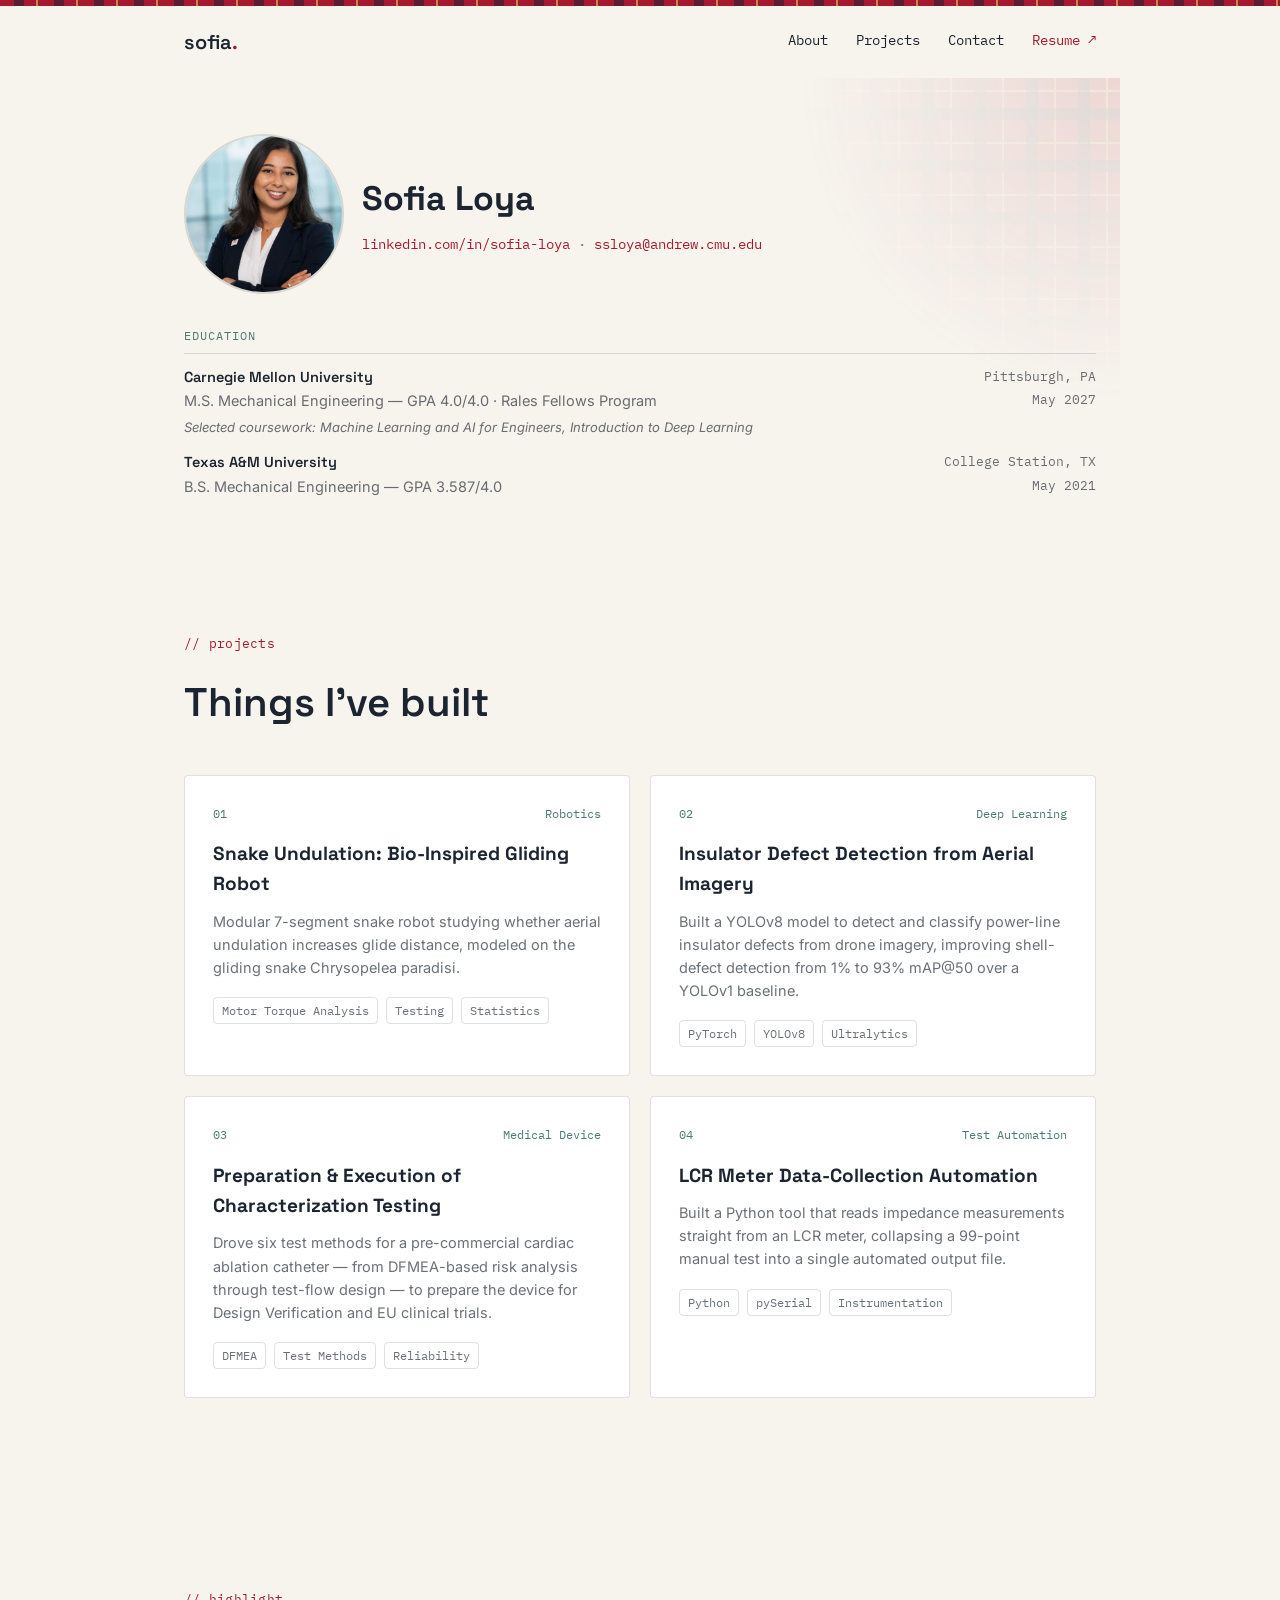
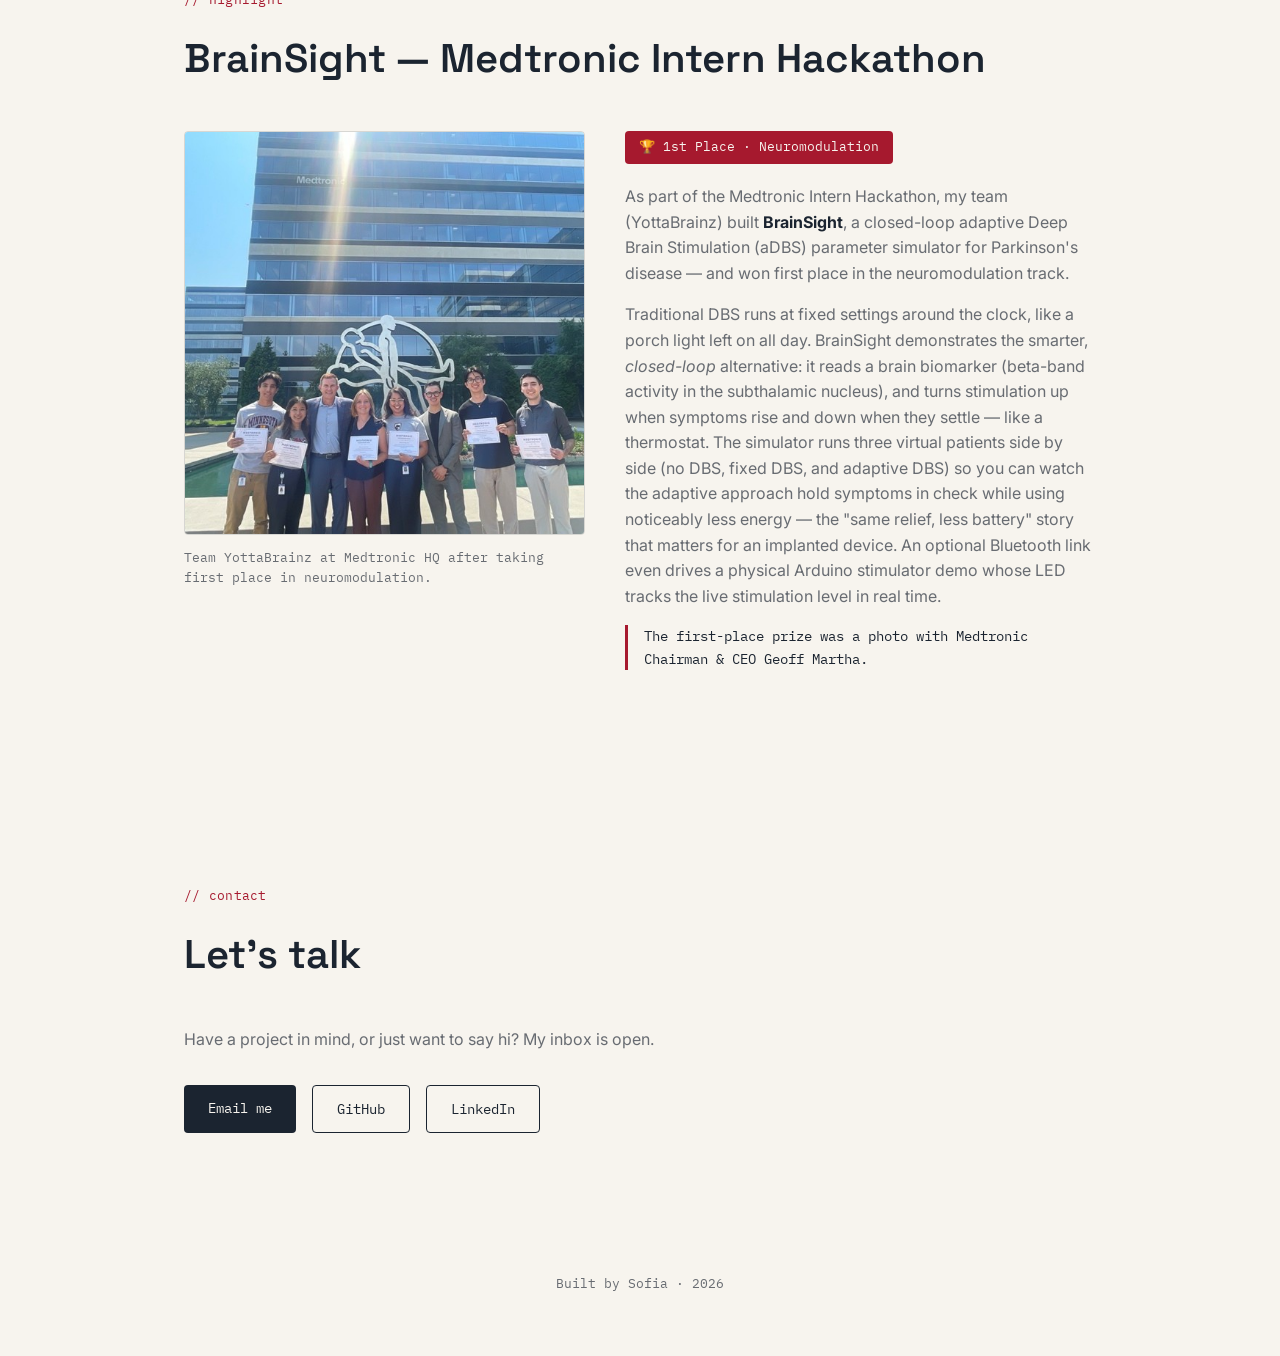
<file: index.html>
<!DOCTYPE html>
<html lang="en">
<head>
  <meta charset="UTF-8">
  <meta name="viewport" content="width=device-width, initial-scale=1.0">
  <title>Sofia — Portfolio</title>
  <link rel="preconnect" href="https://fonts.googleapis.com">
  <link href="https://fonts.googleapis.com/css2?family=Space+Grotesk:wght@400;500;600;700&family=IBM+Plex+Mono:wght@400;500&family=Inter:wght@400;500&display=swap" rel="stylesheet">
  <link rel="stylesheet" href="style.css">
</head>
<body>

  <!-- ===== NAV ===== -->
  <header class="nav">
    <a href="#top" class="nav__logo">sofia<span class="nav__logo-dot">.</span></a>
    <nav class="nav__links">
      <a href="#about">About</a>
      <a href="#projects">Projects</a>
      <a href="#contact">Contact</a>
      <a href="resume.pdf" target="_blank" rel="noopener" class="nav__resume">Resume ↗</a>
    </nav>
  </header>

  <!-- ===== HERO / ABOUT ===== -->
  <section id="top" class="hero hero--compact">
    <div class="hero__grid" aria-hidden="true"></div>
    <div class="hero__header">
      <img src="images/sofia-loya.jpg" alt="Sofia Loya" class="hero__photo">
      <div>
        <h1 class="hero__name">Sofia Loya</h1>
        <p class="hero__contact">
          <a href="https://linkedin.com/in/sofia-loya" target="_blank" rel="noopener">linkedin.com/in/sofia-loya</a>
          <span aria-hidden="true"> · </span>
          <a href="mailto:ssloya@andrew.cmu.edu">ssloya@andrew.cmu.edu</a>
        </p>
      </div>
    </div>

    <div class="education">
      <p class="education__label">Education</p>

      <div class="education__entry">
        <div class="education__row">
          <span class="education__school">Carnegie Mellon University</span>
          <span class="education__location">Pittsburgh, PA</span>
        </div>
        <div class="education__row">
          <span class="education__degree">M.S. Mechanical Engineering — GPA 4.0/4.0 · Rales Fellows Program</span>
          <span class="education__date">May 2027</span>
        </div>
        <p class="education__coursework">Selected coursework: Machine Learning and AI for Engineers, Introduction to Deep Learning</p>
      </div>

      <div class="education__entry">
        <div class="education__row">
          <span class="education__school">Texas A&amp;M University</span>
          <span class="education__location">College Station, TX</span>
        </div>
        <div class="education__row">
          <span class="education__degree">B.S. Mechanical Engineering — GPA 3.587/4.0</span>
          <span class="education__date">May 2021</span>
        </div>
      </div>
    </div>
  </section>

  <!-- ===== PROJECTS ===== -->
  <section id="projects" class="projects">
    <p class="eyebrow">// projects</p>
    <h2 class="section-title">Things I've built</h2>

    <div class="project-grid">

      <a href="snake-undulation.html" class="project-card">
        <div class="project-card__meta">
          <span>01</span>
          <span>Robotics</span>
        </div>
        <h3>Snake Undulation: Bio-Inspired Gliding Robot</h3>
        <p>Modular 7-segment snake robot studying whether aerial undulation increases glide distance, modeled on the gliding snake Chrysopelea paradisi.</p>
        <div class="project-card__stack">
          <span>Motor Torque Analysis</span>
          <span>Testing</span>
          <span>Statistics</span>
        </div>
      </a>

      <a href="insulator-defect-detection.html" class="project-card">
        <div class="project-card__meta">
          <span>02</span>
          <span>Deep Learning</span>
        </div>
        <h3>Insulator Defect Detection from Aerial Imagery</h3>
        <p>Built a YOLOv8 model to detect and classify power-line insulator defects from drone imagery, improving shell-defect detection from 1% to 93% mAP@50 over a YOLOv1 baseline.</p>
        <div class="project-card__stack">
          <span>PyTorch</span>
          <span>YOLOv8</span>
          <span>Ultralytics</span>
        </div>
      </a>

      <a href="characterization-testing.html" class="project-card">
        <div class="project-card__meta">
          <span>03</span>
          <span>Medical Device</span>
        </div>
        <h3>Preparation &amp; Execution of Characterization Testing</h3>
        <p>Drove six test methods for a pre-commercial cardiac ablation catheter — from DFMEA-based risk analysis through test-flow design — to prepare the device for Design Verification and EU clinical trials.</p>
        <div class="project-card__stack">
          <span>DFMEA</span>
          <span>Test Methods</span>
          <span>Reliability</span>
        </div>
      </a>

      <a href="lcr-automation.html" class="project-card">
        <div class="project-card__meta">
          <span>04</span>
          <span>Test Automation</span>
        </div>
        <h3>LCR Meter Data-Collection Automation</h3>
        <p>Built a Python tool that reads impedance measurements straight from an LCR meter, collapsing a 99-point manual test into a single automated output file.</p>
        <div class="project-card__stack">
          <span>Python</span>
          <span>pySerial</span>
          <span>Instrumentation</span>
        </div>
      </a>

    </div>
  </section>

  <!-- ===== HACKATHON HIGHLIGHT ===== -->
  <section id="hackathon" class="highlight">
    <p class="eyebrow">// highlight</p>
    <h2 class="section-title">BrainSight — Medtronic Intern Hackathon</h2>

    <div class="highlight__grid">
      <figure class="highlight__media">
        <img src="images/hackathon.jpg" alt="Team YottaBrainz holding their certificates at Medtronic headquarters after winning first place">
        <figcaption>Team YottaBrainz at Medtronic HQ after taking first place in neuromodulation.</figcaption>
      </figure>

      <div class="highlight__body">
        <span class="badge">🏆 1st Place · Neuromodulation</span>

        <p>
          As part of the Medtronic Intern Hackathon, my team (YottaBrainz) built
          <strong>BrainSight</strong>, a closed-loop adaptive Deep Brain Stimulation (aDBS)
          parameter simulator for Parkinson's disease — and won first place in the
          neuromodulation track.
        </p>
        <p>
          Traditional DBS runs at fixed settings around the clock, like a porch light left on
          all day. BrainSight demonstrates the smarter, <em>closed-loop</em> alternative: it
          reads a brain biomarker (beta-band activity in the subthalamic nucleus), and turns
          stimulation up when symptoms rise and down when they settle — like a thermostat. The
          simulator runs three virtual patients side by side (no DBS, fixed DBS, and adaptive
          DBS) so you can watch the adaptive approach hold symptoms in check while using
          noticeably less energy — the "same relief, less battery" story that matters for an
          implanted device. An optional Bluetooth link even drives a physical Arduino stimulator
          demo whose LED tracks the live stimulation level in real time.
        </p>
        <p class="highlight__prize">
          The first-place prize was a photo with Medtronic Chairman &amp; CEO Geoff Martha.
        </p>

        <div class="highlight__links">
          <!-- a href="https://github.com/silvercube227/mdthack" target="_blank" rel="noopener" class="btn btn--ghost">View the code ↗</a>
          <a Live simulation: paste the deployed URL below and remove the "disabled" comment wrapper to show the button.
          <a href="LIVE_SIM_URL" target="_blank" rel="noopener" class="btn btn--primary">Live simulation ↗</a>
          -->
        </div>
      </div>
    </div>
  </section>

  <!-- ===== CONTACT ===== -->
  <section id="contact" class="contact">
    <p class="eyebrow">// contact</p>
    <h2 class="section-title">Let's talk</h2>
    <p class="contact__body">
      Have a project in mind, or just want to say hi? My inbox is open.
    </p>
    <div class="contact__links">
      <a href="mailto:ssloya@andrew.cmu.edu" class="btn btn--primary">Email me</a>
      <a href="https://github.com/sofia-loya" target="_blank" rel="noopener" class="btn btn--ghost">GitHub</a>
      <a href="https://linkedin.com/in/sofia-loya" target="_blank" rel="noopener" class="btn btn--ghost">LinkedIn</a>
    </div>
  </section>

  <footer class="footer">
    <p>Built by Sofia · <span id="year"></span></p>
  </footer>

  <script>
    document.getElementById('year').textContent = new Date().getFullYear();
  </script>

</body>
</html>
</file>
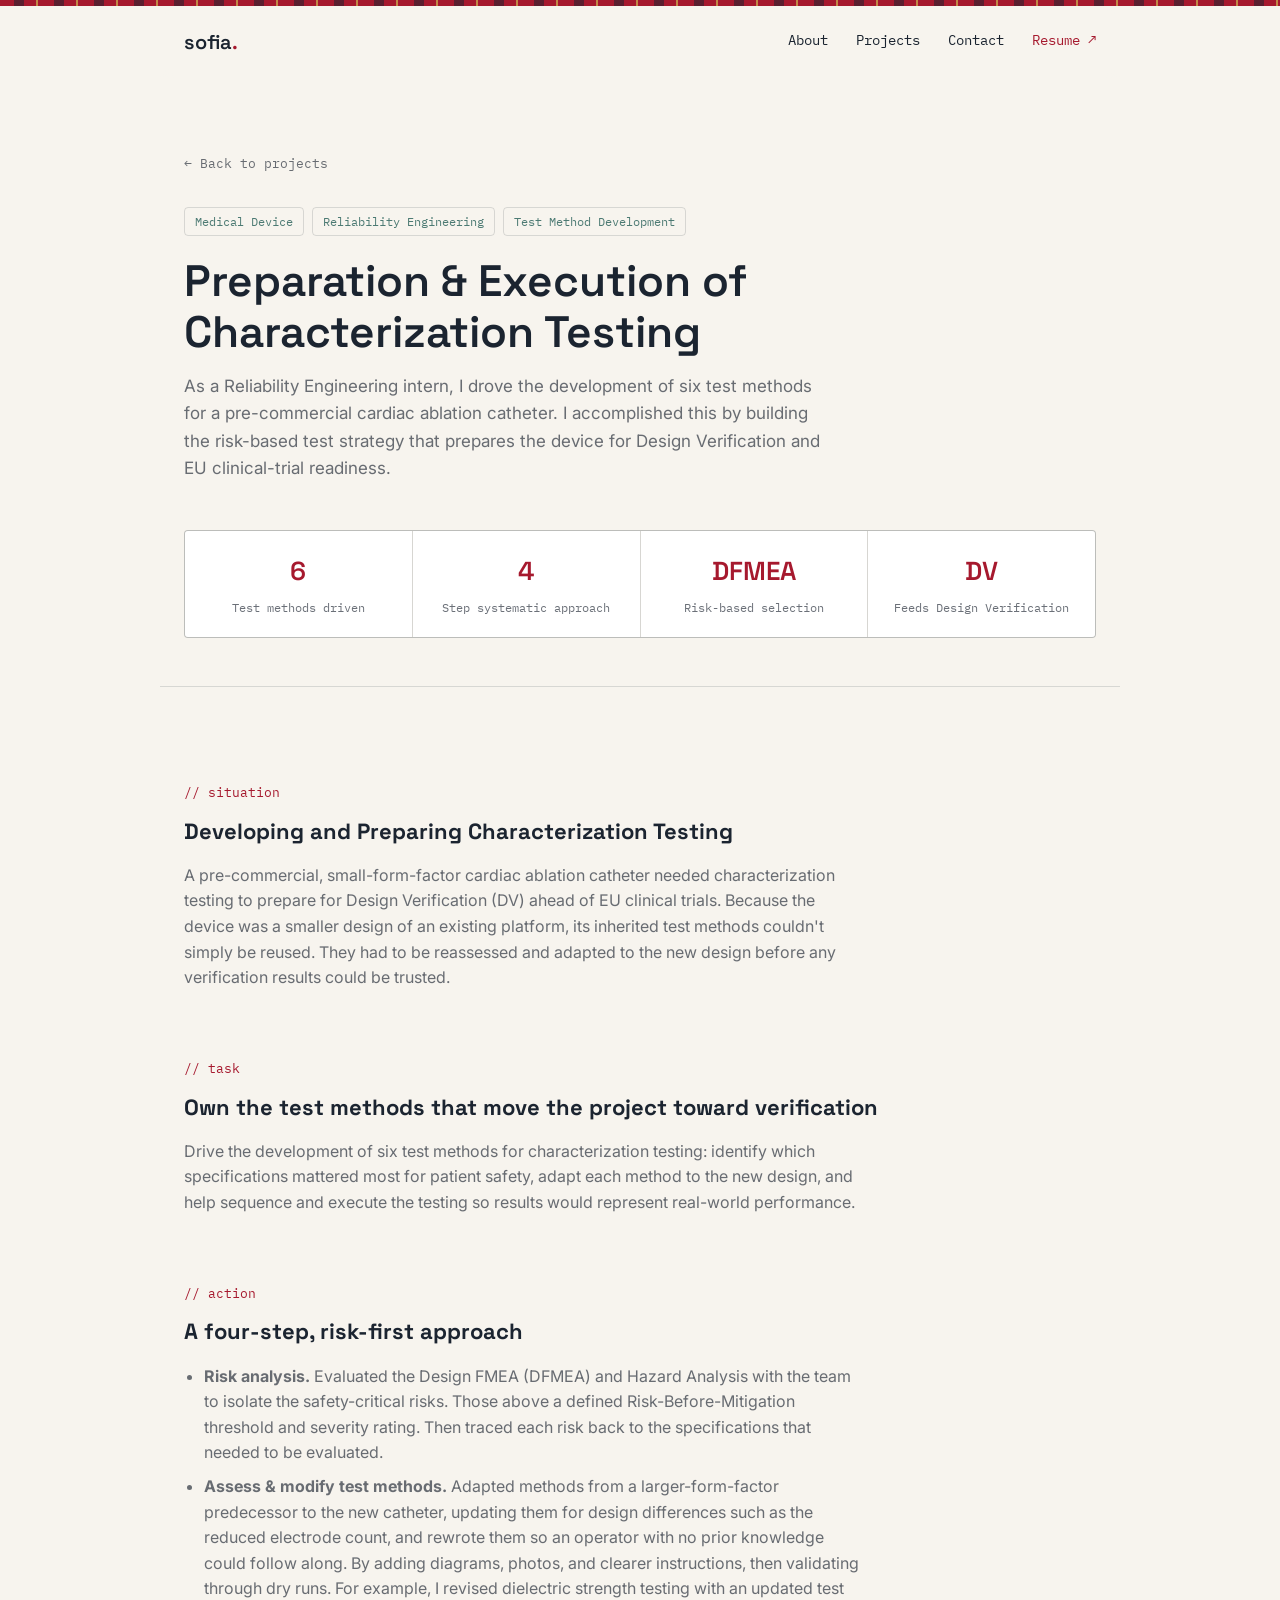
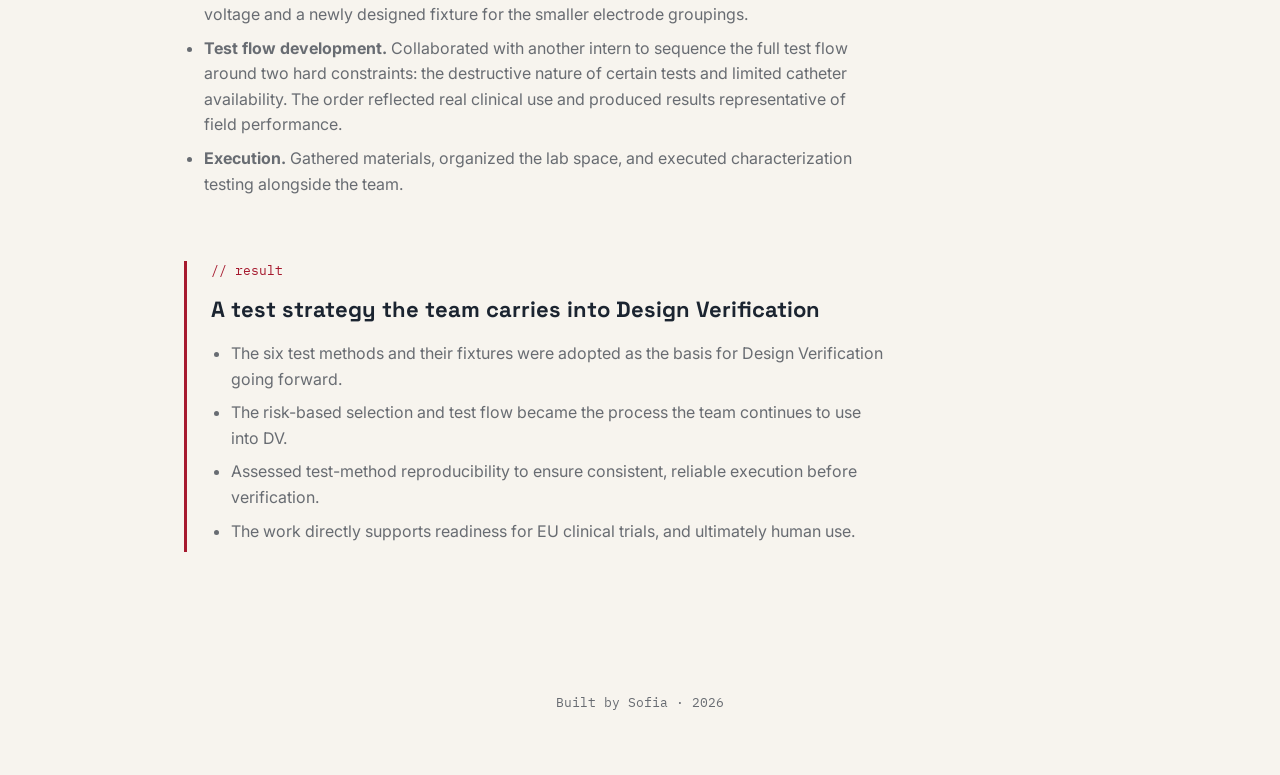
<file: characterization-testing.html>
<!DOCTYPE html>
<html lang="en">
<head>
  <meta charset="UTF-8">
  <meta name="viewport" content="width=device-width, initial-scale=1.0">
  <title>Characterization Testing — Sofia Loya</title>
  <link rel="preconnect" href="https://fonts.googleapis.com">
  <link href="https://fonts.googleapis.com/css2?family=Space+Grotesk:wght@400;500;600;700&family=IBM+Plex+Mono:wght@400;500&family=Inter:wght@400;500&display=swap" rel="stylesheet">
  <link rel="stylesheet" href="style.css">
</head>
<body>

  <!-- ===== NAV ===== -->
  <header class="nav">
    <a href="index.html" class="nav__logo">sofia<span class="nav__logo-dot">.</span></a>
    <nav class="nav__links">
      <a href="index.html#about">About</a>
      <a href="index.html#projects">Projects</a>
      <a href="index.html#contact">Contact</a>
      <a href="resume.pdf" target="_blank" rel="noopener" class="nav__resume">Resume ↗</a>
    </nav>
  </header>

  <!-- ===== DETAIL HERO ===== -->
  <section class="detail-hero">
    <a href="index.html#projects" class="back-link">← Back to projects</a>

    <div class="detail-hero__tags">
      <span>Medical Device</span>
      <span>Reliability Engineering</span>
      <span>Test Method Development</span>
    </div>

    <h1 class="detail-hero__title">Preparation &amp; Execution of Characterization Testing</h1>
    <p class="detail-hero__subtitle">
      As a Reliability Engineering intern, I drove the development of six test methods for a
      pre-commercial cardiac ablation catheter. I accomplished this by building the risk-based test strategy that
      prepares the device for Design Verification and EU clinical-trial readiness.
    </p>

    <div class="metrics">
      <div class="metric">
        <span class="metric__value">6</span>
        <span class="metric__label">Test methods driven</span>
      </div>
      <div class="metric">
        <span class="metric__value">4</span>
        <span class="metric__label">Step systematic approach</span>
      </div>
      <div class="metric">
        <span class="metric__value">DFMEA</span>
        <span class="metric__label">Risk-based selection</span>
      </div>
      <div class="metric">
        <span class="metric__value">DV</span>
        <span class="metric__label">Feeds Design Verification</span>
      </div>
    </div>
  </section>

  <!-- ===== STAR ===== -->
  <section class="star">

    <div class="star-block">
      <span class="star-block__label">// situation</span>
      <h3>Developing and Preparing Characterization Testing</h3>
      <p>
        A pre-commercial, small-form-factor cardiac ablation catheter needed characterization
        testing to prepare for Design Verification (DV) ahead of EU clinical trials. Because the
        device was a smaller design of an existing platform, its inherited test methods couldn't
        simply be reused. They had to be reassessed and adapted to the new design before any
        verification results could be trusted.
      </p>
    </div>

    <div class="star-block">
      <span class="star-block__label">// task</span>
      <h3>Own the test methods that move the project toward verification</h3>
      <p>
        Drive the development of six test methods for characterization testing: identify which
        specifications mattered most for patient safety, adapt each method to the new design, and
        help sequence and execute the testing so results would represent real-world performance.
      </p>
    </div>

    <div class="star-block">
      <span class="star-block__label">// action</span>
      <h3>A four-step, risk-first approach</h3>
      <ul>
        <li>
          <strong>Risk analysis.</strong> Evaluated the Design FMEA (DFMEA) and Hazard Analysis with
          the team to isolate the safety-critical risks. Those above a defined Risk-Before-Mitigation
          threshold and severity rating. Then traced each risk back to the specifications that
          needed to be evaluated.
        </li>
        <li>
          <strong>Assess &amp; modify test methods.</strong> Adapted methods from a larger-form-factor
          predecessor to the new catheter, updating them for design differences such as the reduced
          electrode count, and rewrote them so an operator with no prior knowledge could follow along.
          By adding diagrams, photos, and clearer instructions, then validating through dry runs. For
          example, I revised dielectric strength testing with an updated test voltage and a newly
          designed fixture for the smaller electrode groupings.
        </li>
        <li>
          <strong>Test flow development.</strong> Collaborated with another intern to sequence the full
          test flow around two hard constraints: the destructive nature of certain tests and limited
          catheter availability. The order reflected real clinical use and produced results
          representative of field performance.
        </li>
        <li>
          <strong>Execution.</strong> Gathered materials, organized the lab space, and executed
          characterization testing alongside the team.
        </li>
      </ul>
    </div>

    <div class="star-block star-block--result">
      <span class="star-block__label">// result</span>
      <h3>A test strategy the team carries into Design Verification</h3>
      <ul>
        <li>The six test methods and their fixtures were adopted as the basis for Design Verification going forward.</li>
        <li>The risk-based selection and test flow became the process the team continues to use into DV.</li>
        <li>Assessed test-method reproducibility to ensure consistent, reliable execution before verification.</li>
        <li>The work directly supports readiness for EU clinical trials, and ultimately human use.</li>
      </ul>
    </div>

  </section>

  <footer class="footer">
    <p>Built by Sofia · <span id="year"></span></p>
  </footer>

  <script>
    document.getElementById('year').textContent = new Date().getFullYear();
  </script>

</body>
</html>
</file>
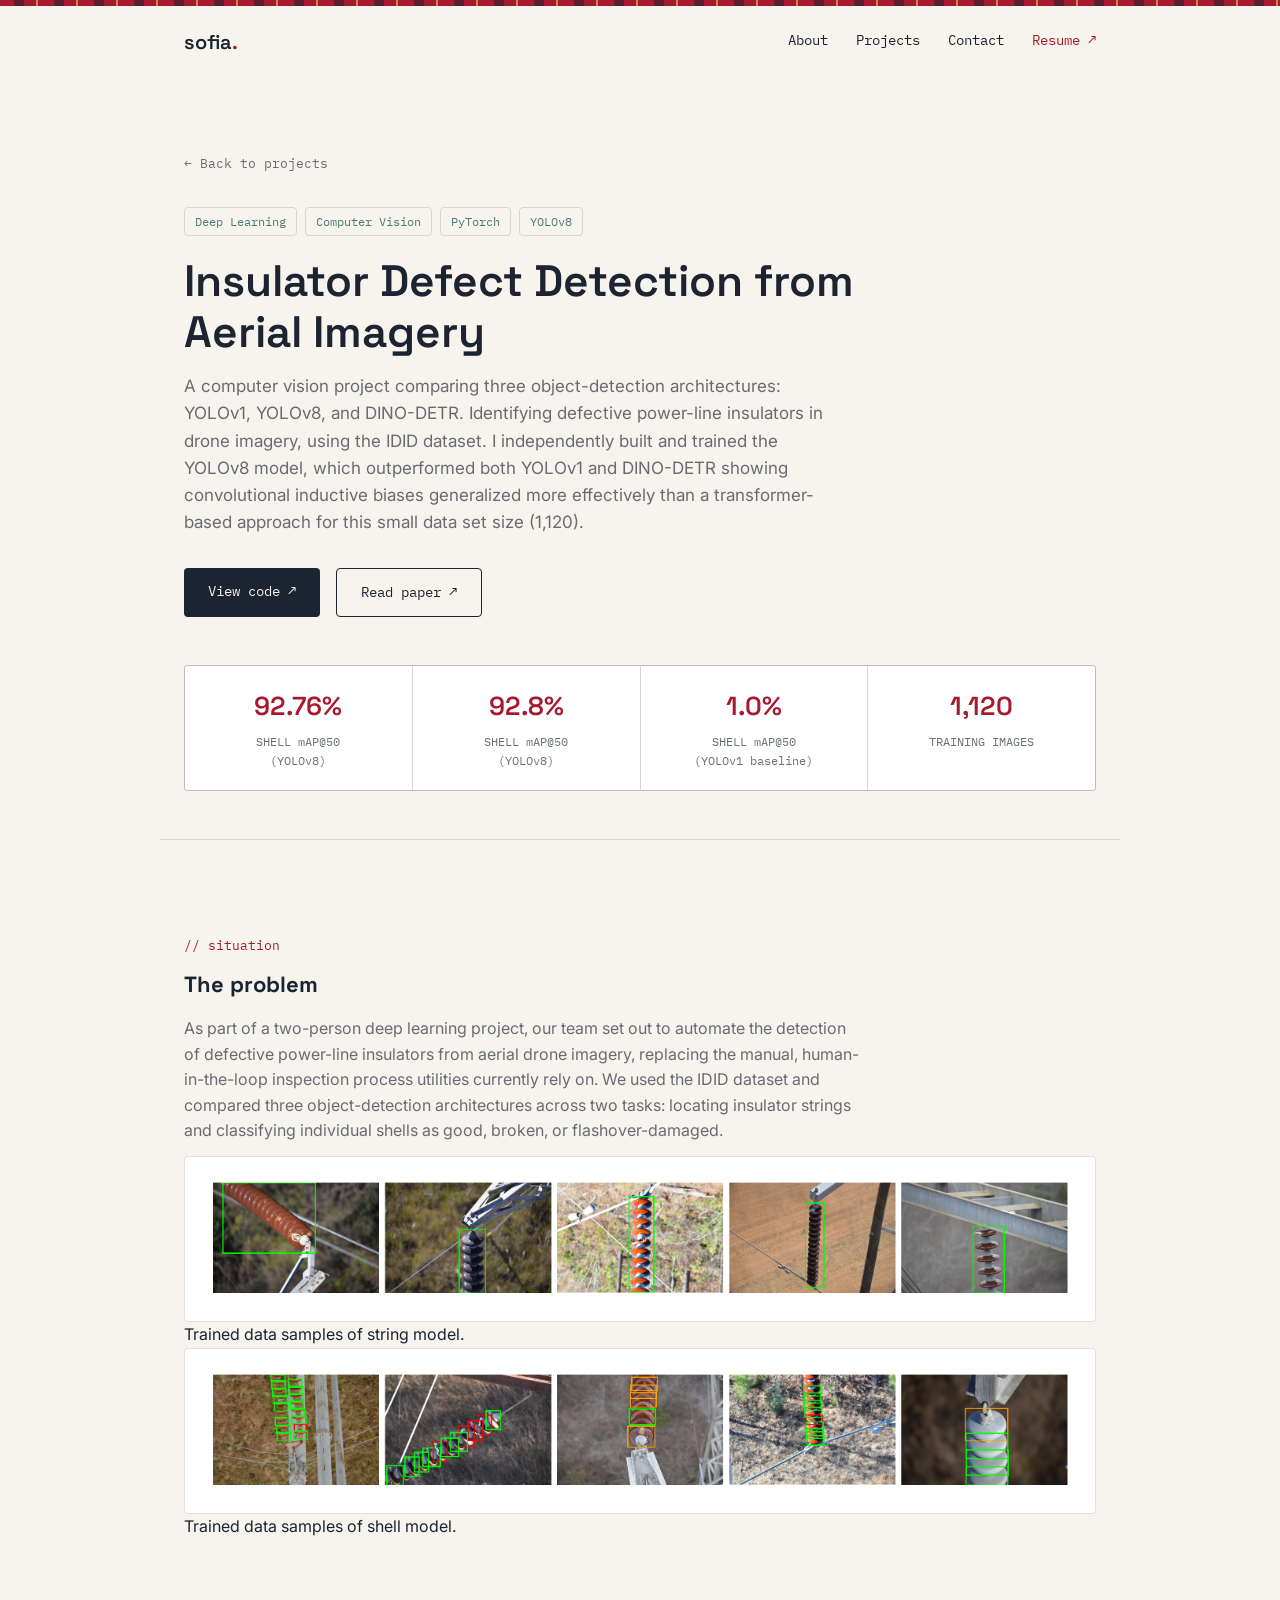
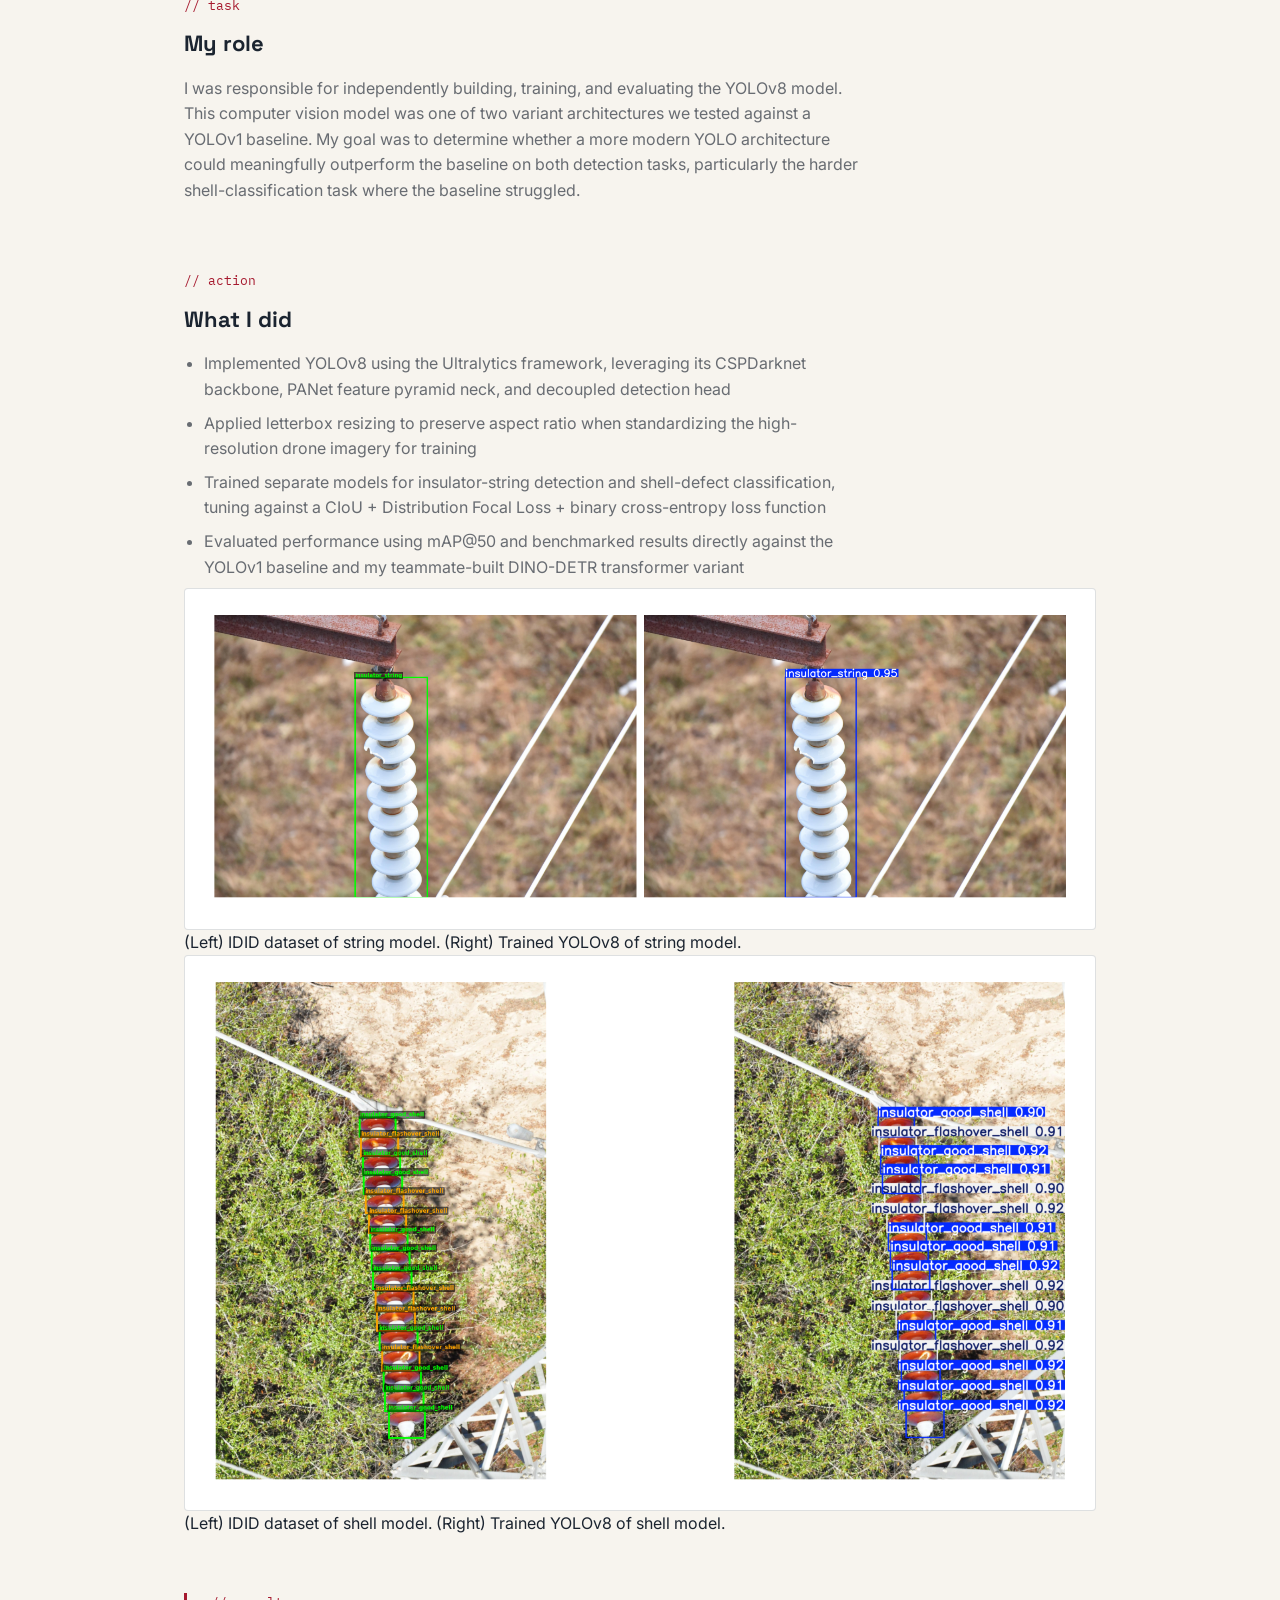
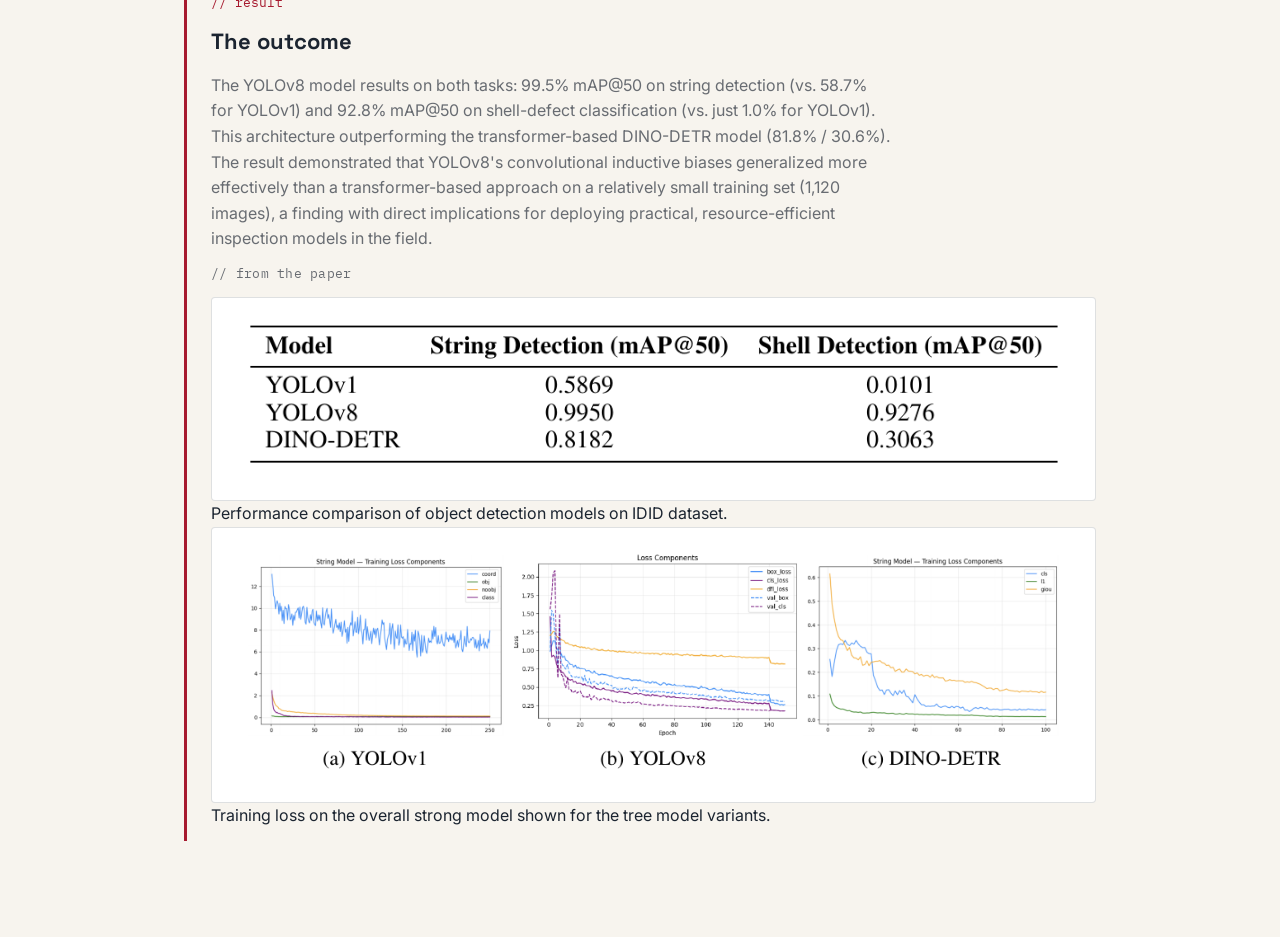
<file: insulator-defect-detection.html>
<!DOCTYPE html>
<html lang="en">
<head>
  <meta charset="UTF-8">
  <meta name="viewport" content="width=device-width, initial-scale=1.0">
  <title>Insulator Defect Detection — Sofia</title>
  <link rel="preconnect" href="https://fonts.googleapis.com">
  <link href="https://fonts.googleapis.com/css2?family=Space+Grotesk:wght@400;500;600;700&family=IBM+Plex+Mono:wght@400;500&family=Inter:wght@400;500&display=swap" rel="stylesheet">
  <link rel="stylesheet" href="style.css">
</head>
<body>

  <!-- ===== NAV ===== -->
  <header class="nav">
    <a href="index.html#top" class="nav__logo">sofia<span class="nav__logo-dot">.</span></a>
    <nav class="nav__links">
      <a href="index.html#about">About</a>
      <a href="index.html#projects">Projects</a>
      <a href="index.html#contact">Contact</a>
      <a href="resume.pdf" target="_blank" rel="noopener" class="nav__resume">Resume ↗</a>
    </nav>
  </header>

  <!-- ===== DETAIL HERO ===== -->
  <section class="detail-hero">
    <a href="index.html#projects" class="back-link">← Back to projects</a>

    <div class="detail-hero__tags">
      <span>Deep Learning</span>
      <span>Computer Vision</span>
      <span>PyTorch</span>
      <span>YOLOv8</span>
    </div>

    <h1 class="detail-hero__title">Insulator Defect Detection from Aerial Imagery</h1>
    <p class="detail-hero__subtitle">
      A computer vision project comparing three object-detection architectures: YOLOv1, YOLOv8, and DINO-DETR.
      Identifying defective power-line insulators in drone imagery, using the IDID dataset. I independently
      built and trained the YOLOv8 model, which outperformed both YOLOv1 and DINO-DETR showing convolutional 
      inductive biases generalized more effectively than a transformer-based approach for this small data set size (1,120).
    </p>

    <div class="detail-hero__links">
      <a href="https://github.com/gmwilkin/deep-learning-project.git" target="_blank" rel="noopener" class="btn btn--primary">View code ↗</a>
      <a href="insulator-defect-paper.pdf" target="_blank" rel="noopener" class="btn btn--ghost">Read paper ↗</a>
    </div>

    <div class="metrics">
      <div class="metric">
        <span class="metric__value">92.76%</span>
        <span class="metric__label">SHELL mAP@50<br>(YOLOv8)</span>
      </div>
      <div class="metric">
        <span class="metric__value">92.8%</span>
        <span class="metric__label">SHELL mAP@50<br>(YOLOv8)</span>
      </div>
      <div class="metric">
        <span class="metric__value">1.0%</span>
        <span class="metric__label">SHELL mAP@50<br>(YOLOv1 baseline)</span>
      </div>
      <div class="metric">
        <span class="metric__value">1,120</span>
        <span class="metric__label">TRAINING IMAGES</span>
      </div>
    </div>
  </section>

  <!-- ===== STAR WRITEUP ===== -->
  <section class="star">

    <div class="star-block">
      <span class="star-block__label">// situation</span>
      <h3>The problem</h3>
      <p>
        As part of a two-person deep learning project, our team set out to automate the detection of defective
        power-line insulators from aerial drone imagery, replacing the manual, human-in-the-loop inspection
        process utilities currently rely on. We used the IDID dataset and compared three object-detection
        architectures across two tasks: locating insulator strings and classifying individual shells as good,
        broken, or flashover-damaged.
      </p>

      <figure class="figure">
        <img src="images/string-training-sample.png" alt="Sample training images of insulator strings with bounding box annotations.">
      </figure>
      <figcaption>Trained data samples of string model.</figcaption>

      <figure class="figure">
        <img src="images/shell-training-sample.png" alt="Sample training images of insulator shells labeled as good, broken, or flashover-damaged.">
      </figure>
      <figcaption>Trained data samples of shell model.</figcaption>

    </div>

    <div class="star-block">
      <span class="star-block__label">// task</span>
      <h3>My role</h3>
      <p>
        I was responsible for independently building, training, and evaluating the YOLOv8 model. This computer vision model 
        was one of two variant architectures we tested against a YOLOv1 baseline. My goal was
        to determine whether a more modern YOLO architecture could meaningfully outperform the baseline on both
        detection tasks, particularly the harder shell-classification task where the baseline struggled.
      </p>
    </div>

    <div class="star-block">
      <span class="star-block__label">// action</span>
      <h3>What I did</h3>
      <ul>
        <li>Implemented YOLOv8 using the Ultralytics framework, leveraging its CSPDarknet backbone, PANet feature pyramid neck, and decoupled detection head</li>
        <li>Applied letterbox resizing to preserve aspect ratio when standardizing the high-resolution drone imagery for training</li>
        <li>Trained separate models for insulator-string detection and shell-defect classification, tuning against a CIoU + Distribution Focal Loss + binary cross-entropy loss function</li>
        <li>Evaluated performance using mAP@50 and benchmarked results directly against the YOLOv1 baseline and my teammate-built DINO-DETR transformer variant</li>
      </ul>

      <figure class="figure">
        <img src="images/string-eval.png" alt="Comparison of ground truth versus YOLOv8 predicted insulator string detection.">
      </figure>
      <figcaption>(Left) IDID dataset of string model. (Right) Trained YOLOv8 of string model.</figcaption>

      <figure class="figure">
        <img src="images/shell-eval.png" alt="Comparison of ground truth versus YOLOv8 predicted shell classifications.">
      </figure>
      <figcaption>(Left) IDID dataset of shell model. (Right) Trained YOLOv8 of shell model.</figcaption>

    </div>

    <div class="star-block star-block--result">
      <span class="star-block__label">// result</span>
      <h3>The outcome</h3>
      <p>
        The YOLOv8 model results on both tasks: 99.5% mAP@50 on string detection
        (vs. 58.7% for YOLOv1) and 92.8% mAP@50 on shell-defect classification (vs. just 1.0% for YOLOv1). This architecture
        outperforming the transformer-based DINO-DETR model (81.8% / 30.6%). The result demonstrated that
        YOLOv8's convolutional inductive biases generalized more effectively than a transformer-based approach
        on a relatively small training set (1,120 images), a finding with direct implications for deploying
        practical, resource-efficient inspection models in the field.

       <p class="eyebrow">// from the paper</p>
        <figure class="figure">
         <img src="images/table1-model-comparison.png" alt="Table 1: Performance comparison of YOLOv1, YOLOv8, and DINO-DETR on the IDID dataset, showing mAP@50 for string detection and shell detection.">
        </figure>
        <figcaption>Performance comparison of object detection models on IDID dataset.</figcaption>

        <figure class="figure">
          <img src="images/figure3-training-loss.png" alt="Figure 3: Training loss curves on the string detection model for YOLOv1, YOLOv8, and DINO-DETR.">
        </figure>
        <figcaption>Training loss on the overall strong model shown for the tree model variants.</figcaption>
      </p>
    </div>

  </section>

  <!-- ===== FIGURES FROM THE PAPER ===== -->
  <!--section class="figures">
    #<p class="eyebrow">// from the paper</p>
    #<h2 class="section-title">Results in detail</h2>

    <figure class="figure">
      <img src="images/table1-model-comparison.png" alt="Table 1: Performance comparison of YOLOv1, YOLOv8, and DINO-DETR on the IDID dataset, showing mAP@50 for string detection and shell detection.">
    </figure>

    <figcaption>Table 1 — Performance comparison across all three architectures on both detection tasks.</figcaption>

    <figure class="figure">
      <img src="images/figure3-training-loss.png" alt="Figure 3: Training loss curves on the string detection model for YOLOv1, YOLOv8, and DINO-DETR.">
    </figure>
  <!--/section>

  <footer class="footer">
    <p>Built by Sofia · <span id="year"></span></p>
  </footer>

  <script>
    document.getElementById('year').textContent = new Date().getFullYear();
  </script>

</body>
</html>
</file>
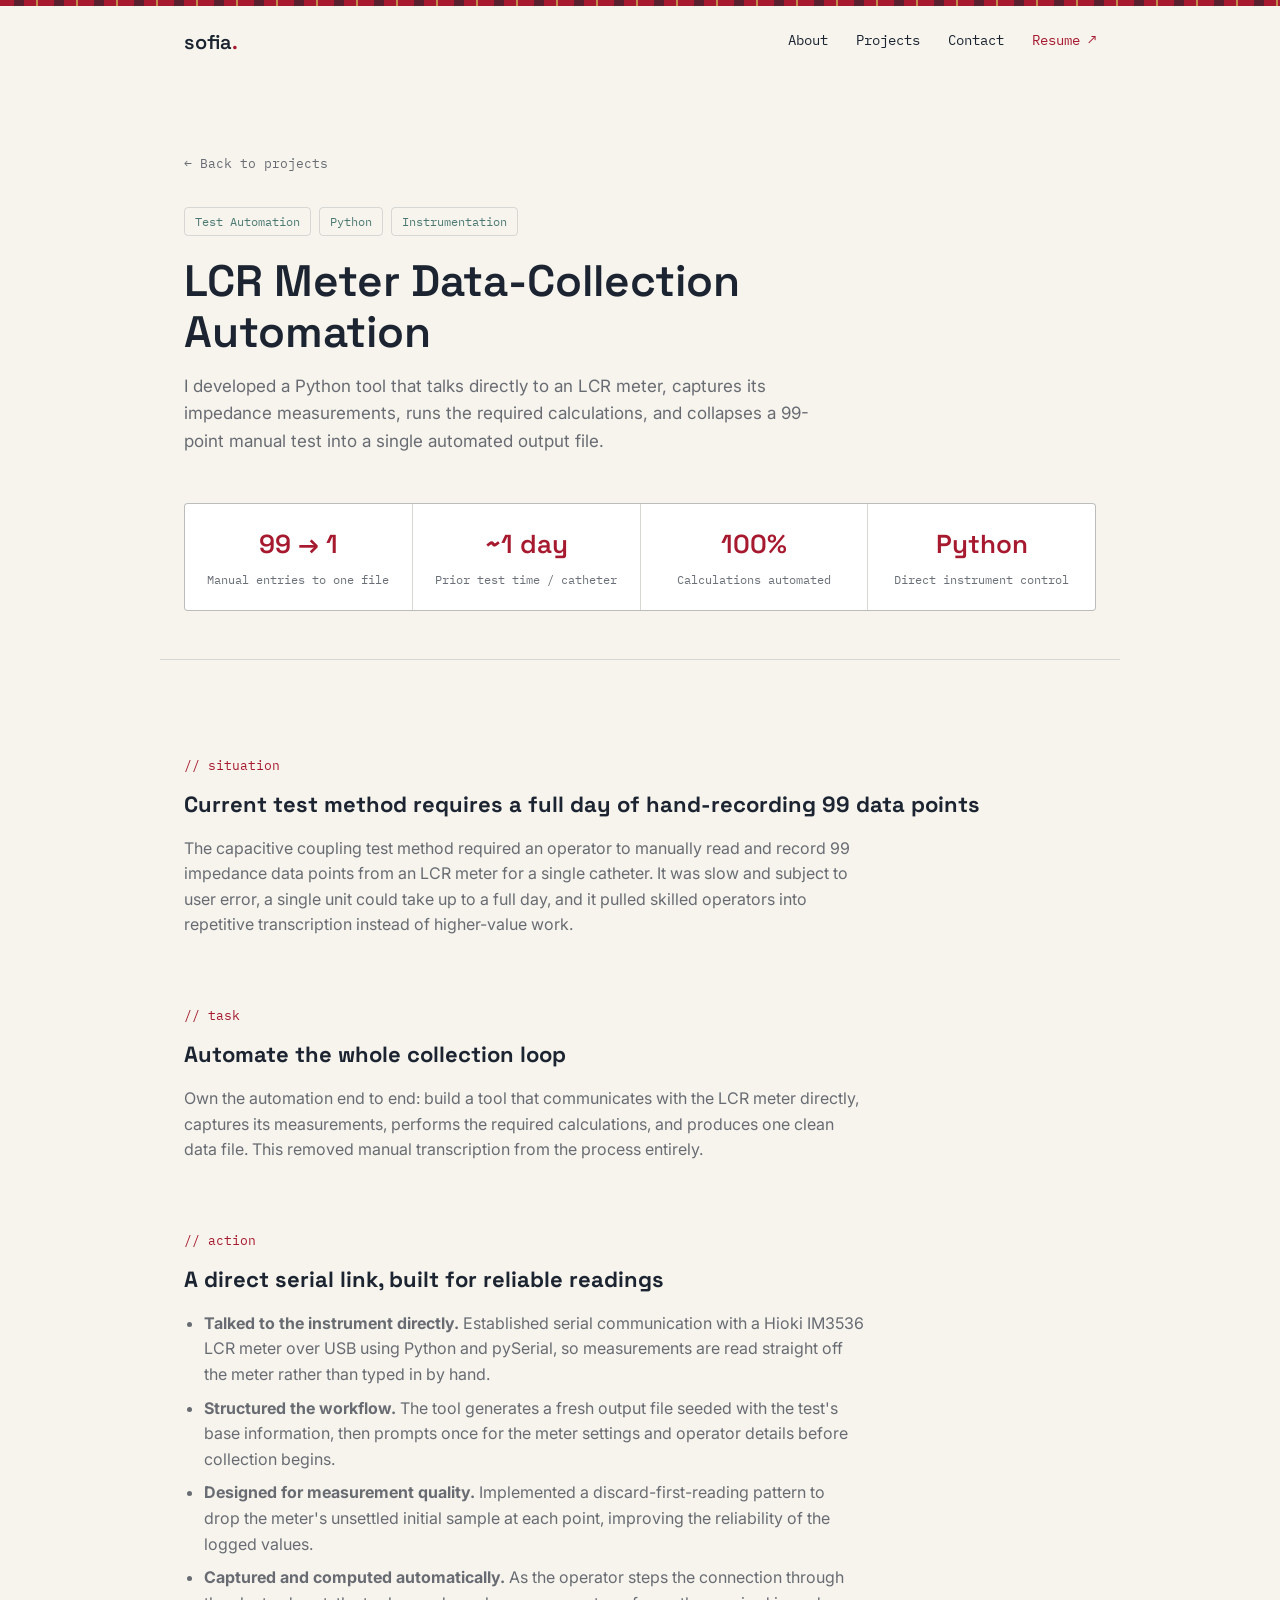
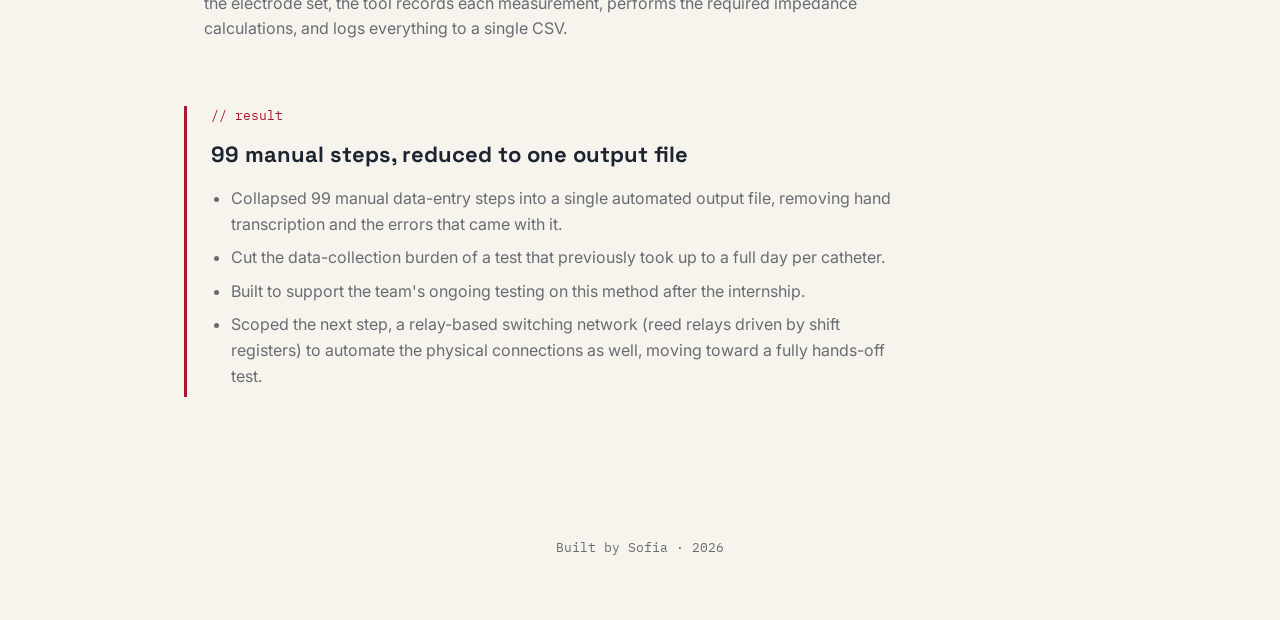
<file: lcr-automation.html>
<!DOCTYPE html>
<html lang="en">
<head>
  <meta charset="UTF-8">
  <meta name="viewport" content="width=device-width, initial-scale=1.0">
  <title>LCR Meter Automation — Sofia Loya</title>
  <link rel="preconnect" href="https://fonts.googleapis.com">
  <link href="https://fonts.googleapis.com/css2?family=Space+Grotesk:wght@400;500;600;700&family=IBM+Plex+Mono:wght@400;500&family=Inter:wght@400;500&display=swap" rel="stylesheet">
  <link rel="stylesheet" href="style.css">
</head>
<body>

  <!-- ===== NAV ===== -->
  <header class="nav">
    <a href="index.html" class="nav__logo">sofia<span class="nav__logo-dot">.</span></a>
    <nav class="nav__links">
      <a href="index.html#about">About</a>
      <a href="index.html#projects">Projects</a>
      <a href="index.html#contact">Contact</a>
      <a href="resume.pdf" target="_blank" rel="noopener" class="nav__resume">Resume ↗</a>
    </nav>
  </header>

  <!-- ===== DETAIL HERO ===== -->
  <section class="detail-hero">
    <a href="index.html#projects" class="back-link">← Back to projects</a>

    <div class="detail-hero__tags">
      <span>Test Automation</span>
      <span>Python</span>
      <span>Instrumentation</span>
    </div>

    <h1 class="detail-hero__title">LCR Meter Data-Collection Automation</h1>
    <p class="detail-hero__subtitle">
      I developed a Python tool that talks directly to an LCR meter, captures its
      impedance measurements, runs the required calculations, and collapses a 99-point manual test
      into a single automated output file.
    </p>

    <div class="metrics">
      <div class="metric">
        <span class="metric__value">99 → 1</span>
        <span class="metric__label">Manual entries to one file</span>
      </div>
      <div class="metric">
        <span class="metric__value">~1 day</span>
        <span class="metric__label">Prior test time / catheter</span>
      </div>
      <div class="metric">
        <span class="metric__value">100%</span>
        <span class="metric__label">Calculations automated</span>
      </div>
      <div class="metric">
        <span class="metric__value">Python</span>
        <span class="metric__label">Direct instrument control</span>
      </div>
    </div>
  </section>

  <!-- ===== STAR ===== -->
  <section class="star">

    <div class="star-block">
      <span class="star-block__label">// situation</span>
      <h3>Current test method requires a full day of hand-recording 99 data points</h3>
      <p>
        The capacitive coupling test method required an operator to manually read and record 99
        impedance data points from an LCR meter for a single catheter. It was slow and subject to user error,
        a single unit could take up to a full day, and it pulled skilled operators into repetitive
        transcription instead of higher-value work.
      </p>
    </div>

    <div class="star-block">
      <span class="star-block__label">// task</span>
      <h3>Automate the whole collection loop</h3>
      <p>
        Own the automation end to end: build a tool that communicates with the LCR meter directly,
        captures its measurements, performs the required calculations, and produces one clean data
        file. This removed manual transcription from the process entirely.
      </p>
    </div>

    <div class="star-block">
      <span class="star-block__label">// action</span>
      <h3>A direct serial link, built for reliable readings</h3>
      <ul>
        <li>
          <strong>Talked to the instrument directly.</strong> Established serial communication with a
          Hioki IM3536 LCR meter over USB using Python and pySerial, so measurements are read straight
          off the meter rather than typed in by hand.
        </li>
        <li>
          <strong>Structured the workflow.</strong> The tool generates a fresh output file seeded with
          the test's base information, then prompts once for the meter settings and operator details
          before collection begins.
        </li>
        <li>
          <strong>Designed for measurement quality.</strong> Implemented a discard-first-reading pattern
          to drop the meter's unsettled initial sample at each point, improving the reliability of the
          logged values.
        </li>
        <li>
          <strong>Captured and computed automatically.</strong> As the operator steps the connection
          through the electrode set, the tool records each measurement, performs the required impedance
          calculations, and logs everything to a single CSV.
        </li>
      </ul>
    </div>

    <div class="star-block star-block--result">
      <span class="star-block__label">// result</span>
      <h3>99 manual steps, reduced to one output file</h3>
      <ul>
        <li>Collapsed 99 manual data-entry steps into a single automated output file, removing hand transcription and the errors that came with it.</li>
        <li>Cut the data-collection burden of a test that previously took up to a full day per catheter.</li>
        <li>Built to support the team's ongoing testing on this method after the internship.</li>
        <li>Scoped the next step, a relay-based switching network (reed relays driven by shift registers) to automate the physical connections as well, moving toward a fully hands-off test.</li>
      </ul>
    </div>

  </section>

  <footer class="footer">
    <p>Built by Sofia · <span id="year"></span></p>
  </footer>

  <script>
    document.getElementById('year').textContent = new Date().getFullYear();
  </script>

</body>
</html>
</file>
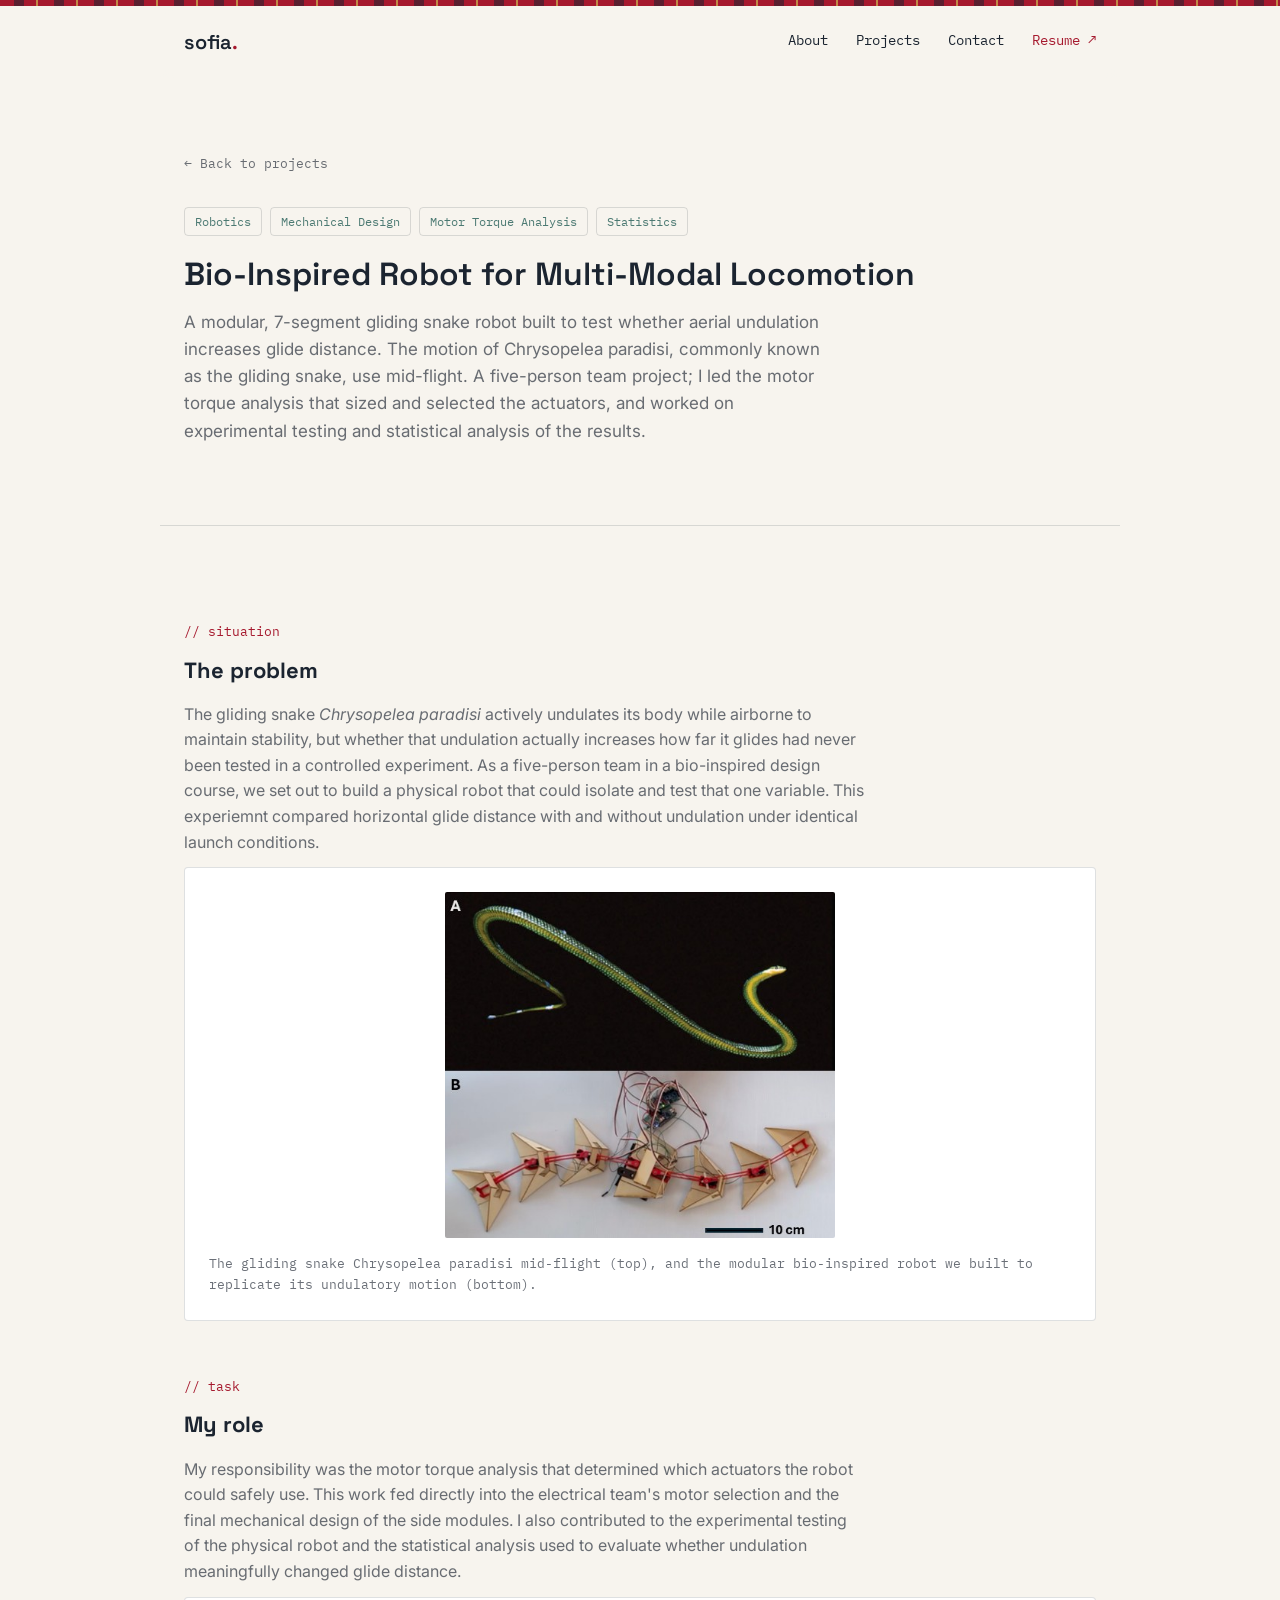
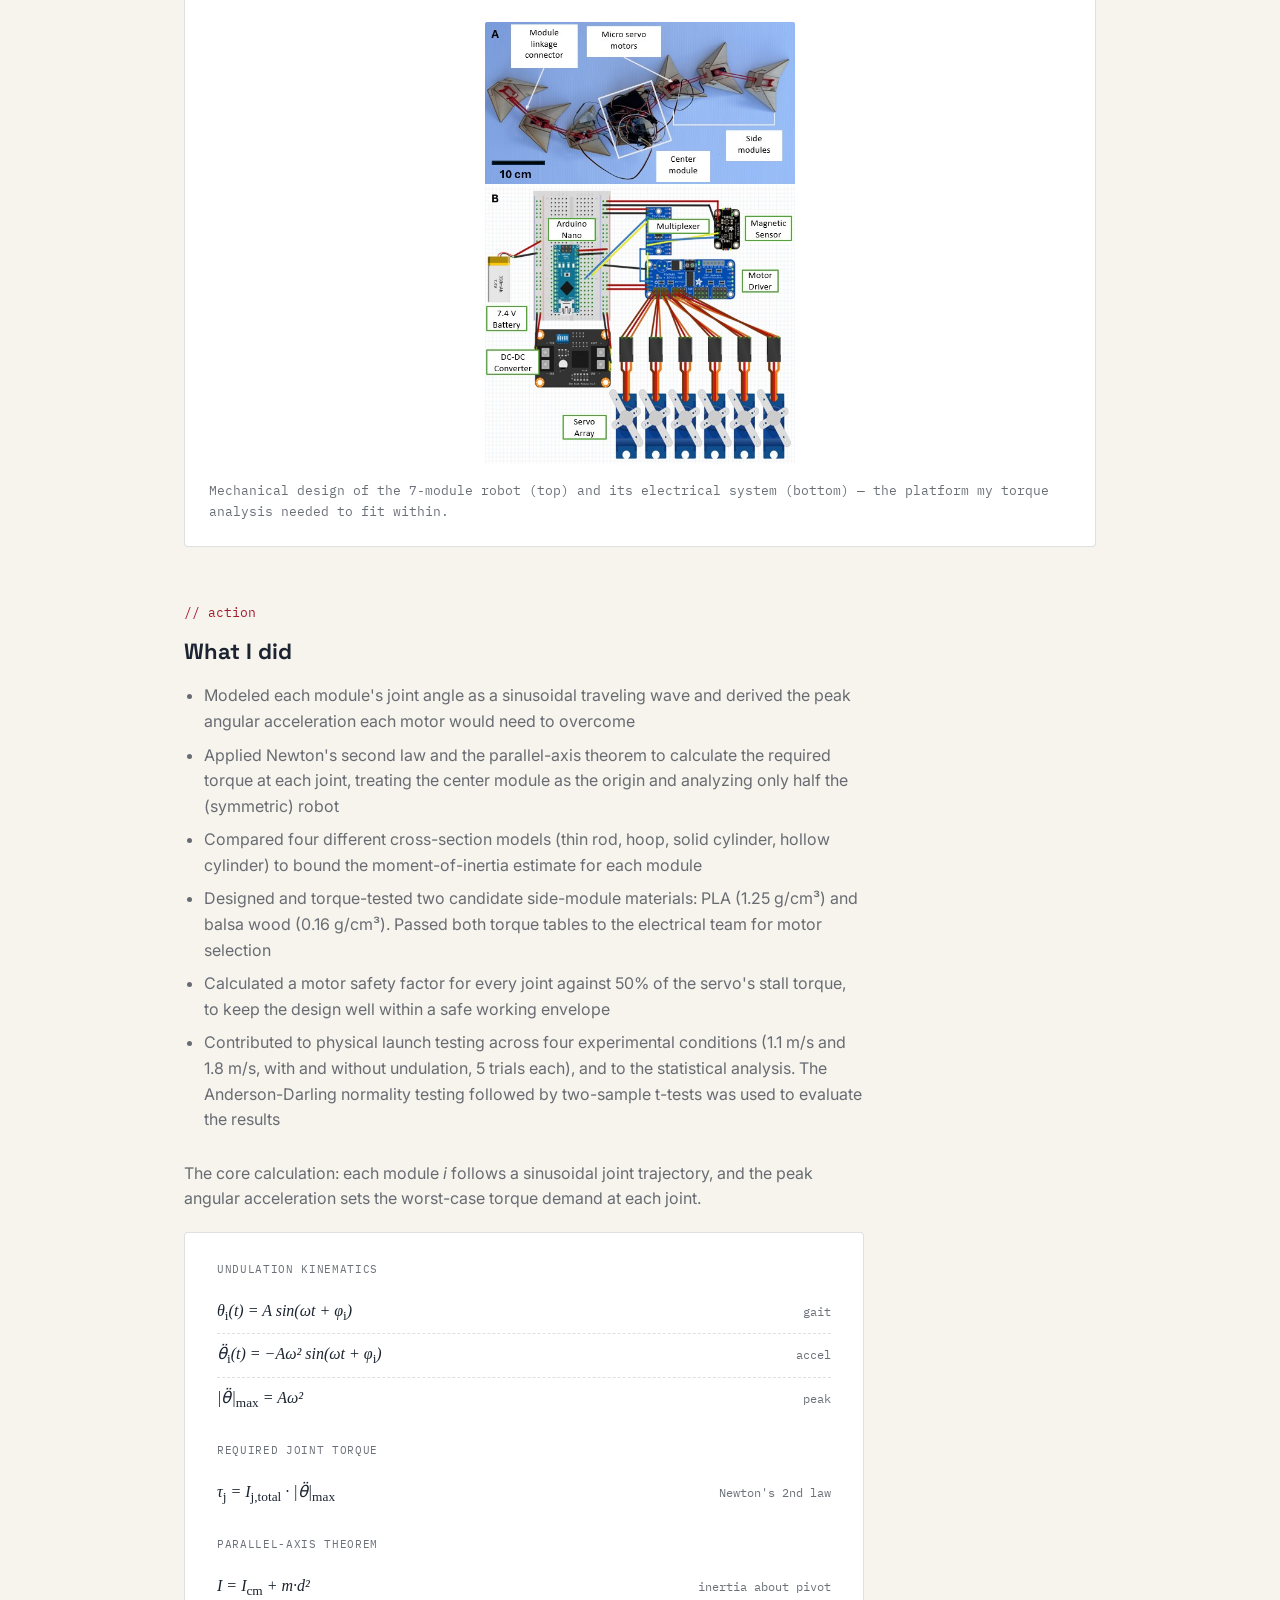
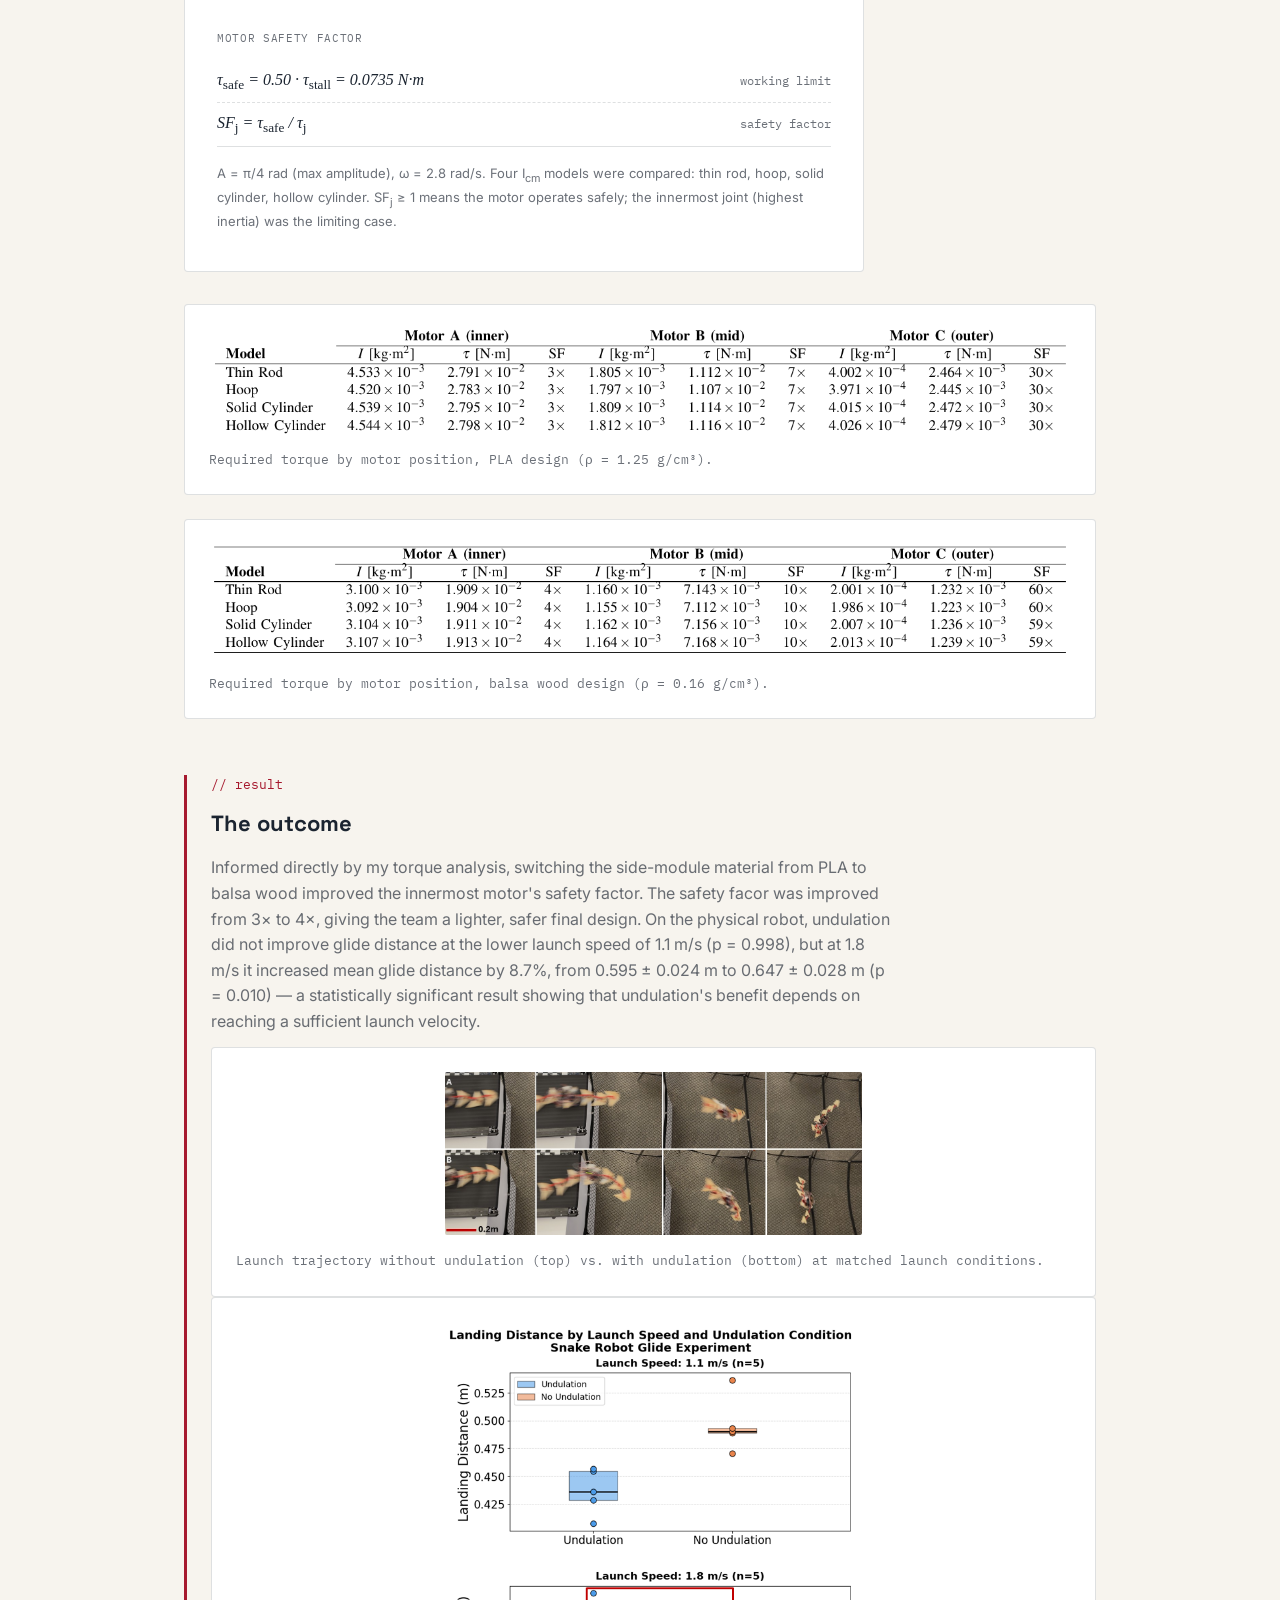
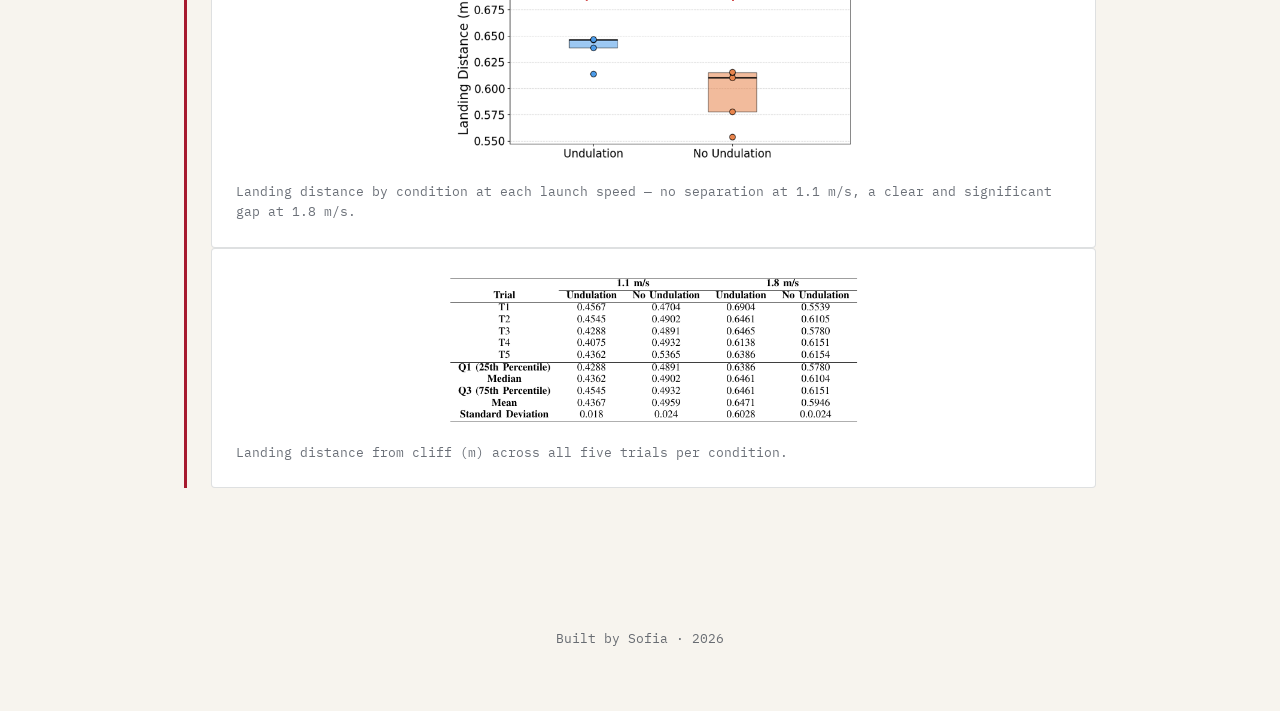
<file: snake-undulation.html>
<!DOCTYPE html>
<html lang="en">
<head>
  <meta charset="UTF-8">
  <meta name="viewport" content="width=device-width, initial-scale=1.0">
  <title>Snake Undulation Robot — Sofia</title>
  <link rel="preconnect" href="https://fonts.googleapis.com">
  <link href="https://fonts.googleapis.com/css2?family=Space+Grotesk:wght@400;500;600;700&family=IBM+Plex+Mono:wght@400;500&family=Inter:wght@400;500&display=swap" rel="stylesheet">
  <link rel="stylesheet" href="style.css">
</head>
<body>

  <!-- ===== NAV ===== -->
  <header class="nav">
    <a href="index.html#top" class="nav__logo">sofia<span class="nav__logo-dot">.</span></a>
    <nav class="nav__links">
      <a href="index.html#about">About</a>
      <a href="index.html#projects">Projects</a>
      <a href="index.html#contact">Contact</a>
      <a href="resume.pdf" target="_blank" rel="noopener" class="nav__resume">Resume ↗</a>
    </nav>
  </header>

  <!-- ===== DETAIL HERO ===== -->
  <section class="detail-hero">
    <a href="index.html#projects" class="back-link">← Back to projects</a>

    <div class="detail-hero__tags">
      <span>Robotics</span>
      <span>Mechanical Design</span>
      <span>Motor Torque Analysis</span>
      <span>Statistics</span>
    </div>

    <h1 class="detail-hero__title detail-hero__title--tight">Bio-Inspired Robot for Multi-Modal Locomotion</h1>
    <p class="detail-hero__subtitle">
      A modular, 7-segment gliding snake robot built to test whether aerial undulation increases glide distance. 
      The motion of Chrysopelea paradisi, commonly known as the gliding snake, use mid-flight. A five-person team project;
      I led the motor torque analysis that sized and selected the actuators, and worked on experimental
      testing and statistical analysis of the results.
    </p>
  </section>

  <!-- ===== STAR WRITEUP ===== -->
  <section class="star">

    <div class="star-block">
      <span class="star-block__label">// situation</span>
      <h3>The problem</h3>
      <p>
        The gliding snake <em>Chrysopelea paradisi</em> actively undulates its body while airborne to maintain
        stability, but whether that undulation actually increases how far it glides had never been tested in a
        controlled experiment. As a five-person team in a bio-inspired design course, we set out to build a
        physical robot that could isolate and test that one variable. This experiemnt compared horizontal glide distance with
        and without undulation under identical launch conditions.
      </p>
      <figure class="figure">
        <img src="images/background.jpg" alt="Top: the gliding snake Chrysopelea paradisi mid-flight, flattening its body into an airfoil shape. Bottom: the modular bio-inspired robot built to replicate its undulatory motion." style="max-width: 390px; margin: 0 auto; display: block;">
        <figcaption>The gliding snake Chrysopelea paradisi mid-flight (top), and the modular bio-inspired robot we built to replicate its undulatory motion (bottom).</figcaption>
      </figure>
    </div>

    <div class="star-block">
      <span class="star-block__label">// task</span>
      <h3>My role</h3>
      <p>
        My responsibility was the motor torque analysis that determined which actuators the robot could
        safely use. This work fed directly into the electrical team's motor selection and the final mechanical
        design of the side modules. I also contributed to the experimental testing of the physical robot and
        the statistical analysis used to evaluate whether undulation meaningfully changed glide distance.
      </p>
      <figure class="figure">
        <img src="images/design.jpg" alt="Top: mechanical design of the modular snake robot showing the module linkage connector, micro servo motors, center module, and side modules. Bottom: overview of the electrical system including the Arduino Nano, multiplexer, motor driver, magnetic sensor, and servo array." style="max-width: 310px; margin: 0 auto; display: block;"">
        <figcaption>Mechanical design of the 7-module robot (top) and its electrical system (bottom) — the platform my torque analysis needed to fit within.</figcaption>
      </figure>
    </div>

    <div class="star-block">
      <span class="star-block__label">// action</span>
      <h3>What I did</h3>
      <ul>
        <li>Modeled each module's joint angle as a sinusoidal traveling wave and derived the peak angular acceleration each motor would need to overcome</li>
        <li>Applied Newton's second law and the parallel-axis theorem to calculate the required torque at each joint, treating the center module as the origin and analyzing only half the (symmetric) robot</li>
        <li>Compared four different cross-section models (thin rod, hoop, solid cylinder, hollow cylinder) to bound the moment-of-inertia estimate for each module</li>
        <li>Designed and torque-tested two candidate side-module materials: PLA (1.25 g/cm³) and balsa wood (0.16 g/cm³). Passed both torque tables to the electrical team for motor selection</li>
        <li>Calculated a motor safety factor for every joint against 50% of the servo's stall torque, to keep the design well within a safe working envelope</li>
        <li>Contributed to physical launch testing across four experimental conditions (1.1 m/s and 1.8 m/s, with and without undulation, 5 trials each), and to the statistical analysis. The Anderson-Darling normality testing followed by two-sample t-tests was used to evaluate the results</li>
      </ul>

      <p style="margin-top: 28px;">The core calculation: each module <em>i</em> follows a sinusoidal joint trajectory, and the peak angular acceleration sets the worst-case torque demand at each joint.</p>

      <div class="derivation">
        <div class="derivation__group">
          <p class="derivation__label">Undulation kinematics</p>
          <div class="eqn-row">
            <span class="eqn">θ<sub>i</sub>(t) = A sin(ωt + φ<sub>i</sub>)</span>
            <span class="eqn-num">gait</span>
          </div>
          <div class="eqn-row">
            <span class="eqn">θ̈<sub>i</sub>(t) = −Aω² sin(ωt + φ<sub>i</sub>)</span>
            <span class="eqn-num">accel</span>
          </div>
          <div class="eqn-row">
            <span class="eqn">|θ̈|<sub>max</sub> = Aω²</span>
            <span class="eqn-num">peak</span>
          </div>
        </div>

        <div class="derivation__group">
          <p class="derivation__label">Required joint torque</p>
          <div class="eqn-row">
            <span class="eqn">τ<sub>j</sub> = I<sub>j,total</sub> · |θ̈|<sub>max</sub></span>
            <span class="eqn-num">Newton's 2nd law</span>
          </div>
        </div>

        <div class="derivation__group">
          <p class="derivation__label">Parallel-axis theorem</p>
          <div class="eqn-row">
            <span class="eqn">I = I<sub>cm</sub> + m·d²</span>
            <span class="eqn-num">inertia about pivot</span>
          </div>
        </div>

        <div class="derivation__group">
          <p class="derivation__label">Motor safety factor</p>
          <div class="eqn-row">
            <span class="eqn">τ<sub>safe</sub> = 0.50 · τ<sub>stall</sub> = 0.0735 N·m</span>
            <span class="eqn-num">working limit</span>
          </div>
          <div class="eqn-row">
            <span class="eqn">SF<sub>j</sub> = τ<sub>safe</sub> / τ<sub>j</sub></span>
            <span class="eqn-num">safety factor</span>
          </div>
        </div>

        <p class="derivation__note">
          A = π/4 rad (max amplitude), ω = 2.8 rad/s. Four I<sub>cm</sub> models were compared: thin rod,
          hoop, solid cylinder, hollow cylinder. SF<sub>j</sub> ≥ 1 means the motor
          operates safely; the innermost joint (highest inertia) was the limiting case.
        </p>
      </div>

      <figure class="figure" style="margin-top: 32px;">
        <img src="images/table3-torque-pla.png" alt="Table showing moment of inertia and required torque by motor position for the PLA side-module design.">
        <figcaption>Required torque by motor position, PLA design (ρ = 1.25 g/cm³).</figcaption>
      </figure>

      <figure class="figure" style="margin-top: 24px;">
        <img src="images/table4-torque-balsa.png" alt="Table showing moment of inertia and required torque by motor position for the balsa wood side-module design.">
        <figcaption>Required torque by motor position, balsa wood design (ρ = 0.16 g/cm³).</figcaption>
      </figure>
    </div>

    <div class="star-block star-block--result">
      <span class="star-block__label">// result</span>
      <h3>The outcome</h3>
      <p>
        Informed directly by my torque analysis, switching the side-module material from PLA to balsa wood improved the innermost motor's safety factor.
        The safety facor was improved from 3× to 4×, giving the team a lighter, safer final design. 
        On the physical robot, undulation did not improve glide distance at the lower
        launch speed of 1.1 m/s (p = 0.998), but at 1.8 m/s it increased mean glide distance by 8.7%,
        from 0.595 ± 0.024 m to 0.647 ± 0.028 m (p = 0.010) — a statistically significant result showing
        that undulation's benefit depends on reaching a sufficient launch velocity.
      </p>

      <figure class="figure figure--half">
        <img src="images/launch-un-nu.jpg" alt="Video frame sequence comparing the robot's launch trajectory without undulation (top row) and with undulation (bottom row).">
        <figcaption>Launch trajectory without undulation (top) vs. with undulation (bottom) at matched launch conditions.</figcaption>
      </figure>

      <figure class="figure figure--half">
        <img src="images/stats.png" alt="Box and whisker plots comparing landing distance between undulation and no-undulation conditions at launch speeds of 1.1 m/s and 1.8 m/s.">
        <figcaption>Landing distance by condition at each launch speed — no separation at 1.1 m/s, a clear and significant gap at 1.8 m/s.</figcaption>
      </figure>

      <figure class="figure figure--half">
        <img src="images/table2-landing-distance.png" alt="Table showing landing distance from cliff in meters for all five trials at each of the four experimental conditions.">
        <figcaption>Landing distance from cliff (m) across all five trials per condition.</figcaption>
      </figure>
    </div>

  </section>

  <footer class="footer">
    <p>Built by Sofia · <span id="year"></span></p>
  </footer>

  <script>
    document.getElementById('year').textContent = new Date().getFullYear();
  </script>

</body>
</html>
</file>
<file: style.css>
/* =========================================================
   DESIGN TOKENS
   ========================================================= */
:root {
  --ink: #1B2430;          /* near-black navy, primary text/bg */
  --paper: #F7F4EE;        /* warm off-white, main background */
  --cardinal: #A6192E;     /* accent — Carnegie-inspired red, links & highlights */
  --sage: #4C7A73;         /* secondary accent — tags, borders */
  --line: rgba(27, 36, 48, 0.14);
  --ink-soft: rgba(27, 36, 48, 0.65);

  /* Tartan plaid — woven from the palette, used sparingly as an accent */
  --tartan-base: #A6192E;                 /* red ground */
  --tartan-weave: rgba(27, 36, 48, 0.55); /* navy overstripes (cross to darken) */
  --tartan-gold: rgba(196, 150, 74, 0.9); /* thin gold overstripe */

  --font-display: 'Space Grotesk', sans-serif;
  --font-body: 'Inter', sans-serif;
  --font-mono: 'IBM Plex Mono', monospace;

  --max-width: 960px;
  --radius: 4px;
}

/* =========================================================
   RESET & BASE
   ========================================================= */
* { box-sizing: border-box; }

html { scroll-behavior: smooth; }

@media (prefers-reduced-motion: reduce) {
  html { scroll-behavior: auto; }
  * { animation: none !important; transition: none !important; }
}

body {
  margin: 0;
  background: var(--paper);
  color: var(--ink);
  font-family: var(--font-body);
  font-size: 16px;
  line-height: 1.6;
  -webkit-font-smoothing: antialiased;
}

/* Thin tartan ribbon across the very top of the page — the CMU nod */
body::before {
  content: "";
  display: block;
  height: 6px;
  background-color: var(--tartan-base);
  background-image:
    repeating-linear-gradient(90deg,
      transparent 0 14px, var(--tartan-weave) 14px 24px, transparent 24px 40px),
    repeating-linear-gradient(90deg,
      transparent 0 36px, var(--tartan-gold) 36px 38px, transparent 38px 40px);
}

a { color: inherit; text-decoration: none; }

img { max-width: 100%; display: block; }

section {
  max-width: var(--max-width);
  margin: 0 auto;
  padding: 96px 24px;
}

.eyebrow {
  font-family: var(--font-mono);
  font-size: 13px;
  color: var(--cardinal);
  letter-spacing: 0.02em;
  margin: 0 0 16px;
}

.section-title {
  font-family: var(--font-display);
  font-size: clamp(28px, 4vw, 40px);
  font-weight: 600;
  margin: 0 0 40px;
}

/* Visible keyboard focus */
a:focus-visible,
button:focus-visible {
  outline: 2px solid var(--cardinal);
  outline-offset: 3px;
  border-radius: var(--radius);
}

/* =========================================================
   NAV
   ========================================================= */
.nav {
  position: sticky;
  top: 0;
  z-index: 10;
  display: flex;
  justify-content: space-between;
  align-items: center;
  padding: 20px 24px;
  max-width: var(--max-width);
  margin: 0 auto;
  background: rgba(247, 244, 238, 0.9);
  backdrop-filter: blur(6px);
}

.nav__logo {
  font-family: var(--font-display);
  font-weight: 600;
  font-size: 20px;
}

.nav__logo-dot { color: var(--cardinal); }

.nav__links {
  display: flex;
  gap: 28px;
  font-family: var(--font-mono);
  font-size: 14px;
}

.nav__links a {
  border-bottom: 1px solid transparent;
  padding-bottom: 2px;
  transition: border-color 0.15s ease;
}

.nav__links a:hover { border-color: var(--cardinal); }

.nav__resume { color: var(--cardinal); }

/* =========================================================
   HERO
   ========================================================= */
.hero {
  position: relative;
  padding-top: 120px;
  padding-bottom: 120px;
}

/* Subtle tartan swatch, faded into the corner — the page's one signature flourish */
.hero__grid {
  position: absolute;
  top: 0;
  right: 0;
  width: 320px;
  height: 320px;
  opacity: 0.13;
  background-color: var(--tartan-base);
  background-image:
    /* navy overstripes, both directions — they cross to make the woven squares */
    repeating-linear-gradient(90deg,
      transparent 0 18px, var(--tartan-weave) 18px 30px, transparent 30px 52px),
    repeating-linear-gradient(0deg,
      transparent 0 18px, var(--tartan-weave) 18px 30px, transparent 30px 52px),
    /* thin gold overstripes */
    repeating-linear-gradient(90deg,
      transparent 0 46px, var(--tartan-gold) 46px 48px, transparent 48px 52px),
    repeating-linear-gradient(0deg,
      transparent 0 46px, var(--tartan-gold) 46px 48px, transparent 48px 52px);
  mask-image: radial-gradient(circle at top right, black, transparent 72%);
  -webkit-mask-image: radial-gradient(circle at top right, black, transparent 72%);
  pointer-events: none;
}

.hero__title {
  font-family: var(--font-display);
  font-size: clamp(32px, 5vw, 52px);
  font-weight: 600;
  line-height: 1.15;
  max-width: 720px;
  margin: 0 0 24px;
}

.hero__body {
  max-width: 560px;
  color: var(--ink-soft);
  font-size: 17px;
  margin: 0 0 40px;
}

.hero__actions {
  display: flex;
  gap: 16px;
  flex-wrap: wrap;
}

/* Compact resume-style header */
.hero--compact {
  padding-top: 56px;
  padding-bottom: 40px;
}

.hero__header {
  display: flex;
  align-items: center;
  gap: 18px;
  margin-bottom: 32px;
}

.hero__name {
  font-family: var(--font-display);
  font-size: clamp(26px, 5vw, 34px);
  font-weight: 700;
  margin: 0 0 8px;
}

.hero__contact {
  font-family: var(--font-mono);
  font-size: 13.5px;
  color: var(--ink-soft);
  margin: 0;
}

.hero__contact a {
  color: var(--cardinal);
  border-bottom: 1px solid transparent;
  transition: border-color 0.15s ease;
}

.hero__contact a:hover { border-color: var(--cardinal); }

/* Small circular photo, sits to the left of the name */
.hero__photo {
  width: 160px;
  height: 160px;
  border-radius: 50%;
  object-fit: cover;
  border: 2px solid var(--line);
  flex-shrink: 0;
}

.education__label {
  font-family: var(--font-mono);
  font-size: 12px;
  text-transform: uppercase;
  letter-spacing: 0.08em;
  color: var(--sage);
  margin: 0 0 12px;
  border-bottom: 1px solid var(--line);
  padding-bottom: 8px;
}

.education__entry { margin-bottom: 14px; }
.education__entry:last-child { margin-bottom: 0; }

.education__row {
  display: flex;
  justify-content: space-between;
  gap: 12px;
  font-size: 14.5px;
}

.education__school {
  font-family: var(--font-display);
  font-weight: 600;
}

.education__location,
.education__date {
  font-family: var(--font-mono);
  font-size: 12.5px;
  color: var(--ink-soft);
  white-space: nowrap;
}

.education__degree { color: var(--ink-soft); }

.education__coursework {
  font-size: 13px;
  color: var(--ink-soft);
  font-style: italic;
  margin: 4px 0 0;
}

/* =========================================================
   BUTTONS
   ========================================================= */
.btn {
  display: inline-block;
  padding: 12px 24px;
  border-radius: var(--radius);
  font-family: var(--font-mono);
  font-size: 14px;
  transition: transform 0.15s ease, background 0.15s ease, color 0.15s ease;
}

.btn--primary {
  background: var(--ink);
  color: var(--paper);
}

.btn--primary:hover {
  background: var(--cardinal);
  transform: translateY(-2px);
}

.btn--ghost {
  border: 1px solid var(--ink);
}

.btn--ghost:hover {
  background: var(--ink);
  color: var(--paper);
  transform: translateY(-2px);
}

/* =========================================================
   PROJECTS
   ========================================================= */
.project-grid {
  display: grid;
  grid-template-columns: repeat(2, 1fr);
  gap: 20px;
}

.project-card {
  display: block;
  border: 1px solid var(--line);
  border-radius: var(--radius);
  padding: 28px;
  background: #FFFFFF;
  transition: border-color 0.15s ease, transform 0.15s ease;
}

.project-card:hover {
  border-color: var(--cardinal);
  transform: translateY(-3px);
}

.project-card__meta {
  display: flex;
  justify-content: space-between;
  font-family: var(--font-mono);
  font-size: 12px;
  color: var(--sage);
  margin-bottom: 16px;
}

.project-card h3 {
  font-family: var(--font-display);
  font-size: 19px;
  margin: 0 0 10px;
}

.project-card p {
  color: var(--ink-soft);
  font-size: 14.5px;
  margin: 0 0 18px;
}

.project-card__stack {
  display: flex;
  gap: 8px;
  flex-wrap: wrap;
}

.project-card__stack span {
  font-family: var(--font-mono);
  font-size: 12px;
  border: 1px solid var(--line);
  border-radius: var(--radius);
  padding: 3px 8px;
  color: var(--ink-soft);
}

.project-card--placeholder {
  border-style: dashed;
  opacity: 0.7;
}

/* =========================================================
   HACKATHON HIGHLIGHT
   ========================================================= */
.highlight__grid {
  display: grid;
  grid-template-columns: 0.85fr 1fr;
  gap: 40px;
  align-items: start;
}

.highlight__media {
  margin: 0;
}

.highlight__media img {
  width: 100%;
  border-radius: var(--radius);
  border: 1px solid var(--line);
}

.highlight__media figcaption {
  font-family: var(--font-mono);
  font-size: 12.5px;
  color: var(--ink-soft);
  margin-top: 12px;
}

.badge {
  display: inline-block;
  font-family: var(--font-mono);
  font-size: 13px;
  color: var(--paper);
  background: var(--cardinal);
  border-radius: var(--radius);
  padding: 6px 14px;
  margin-bottom: 20px;
}

.highlight__body p {
  color: var(--ink-soft);
  margin: 0 0 16px;
}

.highlight__body strong { color: var(--ink); }

.highlight__prize {
  font-family: var(--font-mono);
  font-size: 14px;
  color: var(--ink) !important;
  border-left: 3px solid var(--cardinal);
  padding-left: 16px;
}

.highlight__links {
  display: flex;
  gap: 16px;
  flex-wrap: wrap;
  margin-top: 24px;
}

/* =========================================================
   CONTACT
   ========================================================= */
.contact__body {
  color: var(--ink-soft);
  max-width: 480px;
  margin: 0 0 32px;
}

.contact__links {
  display: flex;
  gap: 16px;
  flex-wrap: wrap;
}

/* =========================================================
   FOOTER
   ========================================================= */
.footer {
  text-align: center;
  padding: 32px 24px 48px;
  font-family: var(--font-mono);
  font-size: 13px;
  color: var(--ink-soft);
}

/* =========================================================
   PROJECT DETAIL PAGE
   ========================================================= */
.detail-hero {
  padding-top: 72px;
  padding-bottom: 48px;
  border-bottom: 1px solid var(--line);
}

.back-link {
  display: inline-flex;
  align-items: center;
  gap: 6px;
  font-family: var(--font-mono);
  font-size: 13px;
  color: var(--ink-soft);
  margin-bottom: 32px;
  transition: color 0.15s ease;
}

.back-link:hover { color: var(--cardinal); }

.detail-hero__tags {
  display: flex;
  gap: 8px;
  flex-wrap: wrap;
  margin-bottom: 20px;
}

.detail-hero__tags span {
  font-family: var(--font-mono);
  font-size: 12px;
  border: 1px solid var(--line);
  border-radius: var(--radius);
  padding: 4px 10px;
  color: var(--sage);
}

.detail-hero__title {
  font-family: var(--font-display);
  font-size: clamp(28px, 4.5vw, 44px);
  font-weight: 600;
  line-height: 1.15;
  margin: 0 0 16px;
  max-width: 780px;
}

.detail-hero__subtitle {
  color: var(--ink-soft);
  font-size: 17px;
  max-width: 640px;
  margin: 0 0 32px;
}

.detail-hero__links {
  display: flex;
  gap: 16px;
  flex-wrap: wrap;
}

/* Metrics strip */
.metrics {
  display: grid;
  grid-template-columns: repeat(4, 1fr);
  gap: 1px;
  background: var(--line);
  border: 1px solid var(--line);
  border-radius: var(--radius);
  overflow: hidden;
  margin: 48px 0 0;
}

.metric {
  background: #FFFFFF;
  padding: 20px;
  text-align: center;
}

.metric__value {
  font-family: var(--font-display);
  font-size: 26px;
  font-weight: 600;
  color: var(--cardinal);
  display: block;
}

.metric__label {
  font-family: var(--font-mono);
  font-size: 11.5px;
  color: var(--ink-soft);
  display: block;
  margin-top: 6px;
}

/* STAR blocks */
.star {
  display: flex;
  flex-direction: column;
  gap: 56px;
}

.star-block__label {
  font-family: var(--font-mono);
  font-size: 13px;
  color: var(--cardinal);
  display: block;
  margin-bottom: 10px;
}

.star-block h3 {
  font-family: var(--font-display);
  font-size: 22px;
  margin: 0 0 14px;
}

.star-block p {
  color: var(--ink-soft);
  max-width: 680px;
  margin: 0 0 12px;
}

.star-block ul {
  color: var(--ink-soft);
  max-width: 680px;
  padding-left: 20px;
  margin: 0;
}

.star-block li { margin-bottom: 8px; }

.star-block--result {
  border-left: 3px solid var(--cardinal);
  padding-left: 24px;
}

/* =========================================================
   FIGURES (from the paper)
   ========================================================= */
.figures {
  border-top: 1px solid var(--line);
  display: flex;
  flex-direction: column;
  gap: 48px;
}

.figure {
  margin: 0;
  border: 1px solid var(--line);
  border-radius: var(--radius);
  padding: 24px;
  background: #FFFFFF;
}

.figure img {
  width: 100%;
  height: auto;
  border-radius: 2px;
}

.figure figcaption {
  font-family: var(--font-mono);
  font-size: 13px;
  color: var(--ink-soft);
  margin-top: 16px;
}

/* Two-up figure grid, for STAR blocks with paired images (e.g. mechanical/electrical) */
.star-block__figures {
  display: grid;
  grid-template-columns: 1fr 1fr;
  gap: 16px;
  margin-top: 20px;
  max-width: 680px;
}

.star-block__figures .figure {
  padding: 12px;
}

.star-block__figures figcaption {
  font-size: 12px;
  margin-top: 10px;
}

/* Equation numbers (small, right-aligned) */
.derivation {
  background: #FFFFFF;
  border: 1px solid var(--line);
  border-radius: var(--radius);
  padding: 28px 32px;
  margin: 20px 0;
  max-width: 680px;
}

.derivation__group { margin-bottom: 22px; }
.derivation__group:last-of-type { margin-bottom: 0; }

.derivation__label {
  font-family: var(--font-mono);
  font-size: 11px;
  text-transform: uppercase;
  letter-spacing: 0.06em;
  color: var(--sage);
  margin: 0 0 10px;
}

.eqn-row {
  display: flex;
  justify-content: space-between;
  align-items: baseline;
  gap: 16px;
  padding: 7px 0;
  border-bottom: 1px dashed var(--line);
}

.eqn-row:last-child { border-bottom: none; }

.eqn {
  font-family: Georgia, 'Times New Roman', serif;
  font-style: italic;
  font-size: 16px;
  color: var(--ink);
}

.eqn sub, .eqn sup { font-style: normal; }

.eqn-num {
  font-family: var(--font-mono);
  font-size: 12px;
  color: var(--ink-soft);
  white-space: nowrap;
}

.derivation__note {
  font-size: 13px;
  color: var(--ink-soft);
  margin: 20px 0 0;
  padding-top: 16px;
  border-top: 1px solid var(--line);
}

/* Half-size result images */
.figure--half img {
  max-width: 50%;
  margin: 0 auto;
}

/* Compact page title for shorter project names */
.detail-hero__title--tight {
  font-size: clamp(22px, 3.2vw, 32px);
  max-width: 900px;
}

/* =========================================================
   MOBILE
   ========================================================= */
@media (max-width: 640px) {
  .project-grid { grid-template-columns: 1fr; }

  .highlight__grid { grid-template-columns: 1fr; gap: 24px; }

  .hero--compact {
    padding-top: 28px;
    padding-bottom: 20px;
  }

  .projects {
    padding-top: 20px;
  }

  .education__row {
    flex-direction: column;
    gap: 2px;
  }

  .hero__photo {
    width: 48px;
    height: 48px;
  }

  .hero__header {
    gap: 12px;
    margin-bottom: 24px;
  }

  .metrics {
    grid-template-columns: repeat(2, 1fr);
  }

  .star-block__figures {
    grid-template-columns: 1fr;
  }

  .derivation {
    padding: 20px;
  }

  .eqn-row {
    flex-direction: column;
    align-items: flex-start;
    gap: 2px;
  }

  .eqn-num {
    color: var(--sage);
  }
}
</file>
